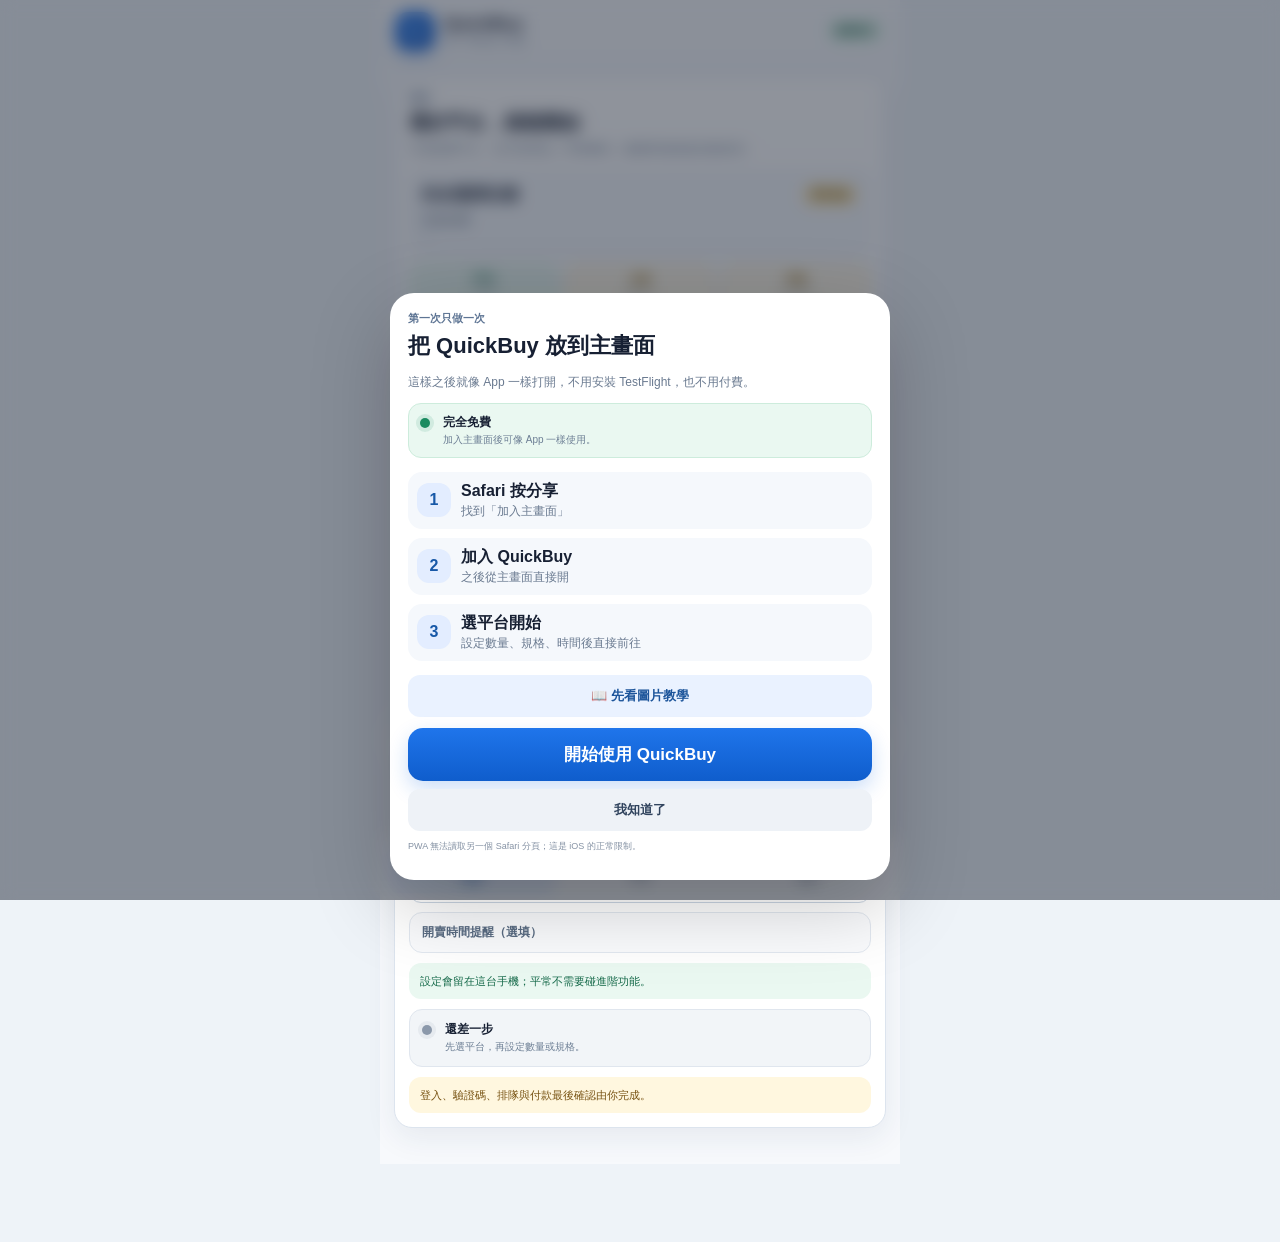
<file: docs/index.html>
<!DOCTYPE html>

<html lang="zh-Hant">
<head>
<meta charset="utf-8"/>
<meta content="width=device-width,initial-scale=1,viewport-fit=cover,user-scalable=no" name="viewport"/>
<title>QuickBuy</title>
<meta name="theme-color" content="#1769e0"/>
<meta name="apple-mobile-web-app-capable" content="yes"/>
<meta name="apple-mobile-web-app-status-bar-style" content="default"/>
<meta name="apple-mobile-web-app-title" content="QuickBuy"/>
<link rel="manifest" href="manifest.webmanifest"/>
<link rel="apple-touch-icon" href="icons/icon192.png"/>
<style>
:root{font-family:-apple-system,BlinkMacSystemFont,"SF Pro Text","PingFang TC","Noto Sans TC",sans-serif;color:#172033;background:#eef3f8;--blue:#1769e0;--blue2:#0b57c7;--line:#dce4ee;--muted:#6a7a90;--good:#19734f;--warn:#966000;--shadow:0 10px 30px rgba(27,51,84,.08)}*{box-sizing:border-box}html,body{margin:0;min-height:100%;background:#eef3f8}body{padding:0 0 calc(78px + env(safe-area-inset-bottom));min-width:300px}.app{max-width:520px;margin:0 auto;min-height:100vh;background:#f7f9fc}.topbar{position:sticky;top:0;z-index:30;display:flex;align-items:center;justify-content:space-between;padding:calc(12px + env(safe-area-inset-top)) 16px 10px;background:rgba(247,249,252,.94);backdrop-filter:blur(16px);border-bottom:1px solid rgba(220,228,238,.88)}.brand{display:flex;align-items:center;gap:10px}.logo{width:38px;height:38px;border-radius:12px;display:grid;place-items:center;background:linear-gradient(145deg,#2479ef,#0b57c7);color:white;font-size:20px;box-shadow:0 6px 16px rgba(23,105,224,.25)}.brand h1{font-size:17px;margin:0;line-height:1.05}.brand small{display:block;color:var(--muted);font-size:10px;margin-top:3px}.top-pill{font-size:10px;font-weight:800;color:#155d43;background:#e4f6ee;border-radius:999px;padding:6px 9px}.view{display:none;padding:14px 14px 24px}.view.active{display:block}.card{background:white;border:1px solid var(--line);border-radius:18px;padding:14px;box-shadow:var(--shadow);margin-bottom:12px}.hero{background:linear-gradient(180deg,#ffffff,#f5f9ff);border-color:#c7d9f4}.eyebrow{font-size:11px;color:#5e7594;font-weight:800;margin-bottom:5px}.title{font-size:19px;font-weight:850;margin:0 0 4px}.muted{color:var(--muted);font-size:12px;line-height:1.5}.current{margin-top:12px;padding:12px;border-radius:14px;background:#f4f7fb;border:1px solid #e1e7f0}.current-top{display:flex;justify-content:space-between;align-items:center;gap:8px}.current b{font-size:16px}.current-title{font-size:12px;color:#42536b;margin-top:5px;white-space:nowrap;overflow:hidden;text-overflow:ellipsis}.current-url{font-size:10px;color:#7b8ba0;margin-top:2px;white-space:nowrap;overflow:hidden;text-overflow:ellipsis}.pill{display:inline-flex;align-items:center;border-radius:999px;padding:5px 8px;font-size:10px;font-weight:800;background:#edf1f6;color:#607086}.pill.good{background:#e4f7ee;color:#176b4b}.primary{width:100%;border:0;border-radius:15px;background:linear-gradient(180deg,#1f75eb,#0f5dcc);color:white;font-size:17px;font-weight:850;padding:15px 16px;margin-top:10px;box-shadow:0 8px 20px rgba(23,105,224,.22)}button,.file{appearance:none;border:0;border-radius:12px;padding:12px;font-size:13px;font-weight:750;cursor:pointer}.ghost{background:#eef2f7;color:#31445e}.soft{background:#eaf2ff;color:#1d559b}.danger-soft{background:#fff0ea;color:#9b4a23}.row{display:flex;gap:8px;align-items:center;flex-wrap:wrap}.row>*{flex:1}.section-head{display:flex;align-items:center;justify-content:space-between;gap:10px;margin:4px 1px 9px}.section-head h2{font-size:15px;margin:0}.section-head span{font-size:10px;color:var(--muted)}label{display:block;font-size:11px;font-weight:750;color:#596b82;margin:9px 0 5px}input,select{width:100%;border:1px solid #cbd6e3;border-radius:12px;background:white;padding:12px;font-size:15px;color:#172033;outline:none}input:focus,select:focus{border-color:#83aee8;box-shadow:0 0 0 3px rgba(40,116,220,.10)}.qty{display:grid;grid-template-columns:52px 1fr 52px;gap:8px;align-items:center}.qty button{height:50px;font-size:25px;padding:0;background:#eaf2ff;color:#165db7}.qty input{text-align:center;font-size:22px;font-weight:850;height:50px}.optional{margin-top:9px;border:1px solid #e2e8f0;border-radius:13px;background:#fafbfd;overflow:hidden}.optional summary{padding:11px 12px;font-size:12px;font-weight:800;color:#596b82;cursor:pointer;list-style:none}.optional summary::-webkit-details-marker{display:none}.optional-body{padding:0 11px 11px}.countdown{margin-top:9px;padding:10px 12px;border-radius:12px;background:#f2f5f8;color:#53657a;font-size:12px;display:flex;justify-content:space-between;gap:8px}.countdown b{color:#172033;font-variant-numeric:tabular-nums}.notice{margin-top:10px;padding:10px 11px;border-radius:12px;background:#fff7df;color:#775212;font-size:11px;line-height:1.5}.success-note{background:#eaf8f1;color:#176b4b}.big-secondary{width:100%;margin-top:8px;background:#eef4ff;color:#1b559e;font-size:14px}.recent-card{display:flex;gap:8px;margin-top:9px}.recent-card button:first-child{flex:1}.platform-search{margin-bottom:10px}.platform-group{border:1px solid var(--line);border-radius:15px;background:white;margin:9px 0;overflow:hidden}.platform-group summary{display:flex;justify-content:space-between;align-items:center;padding:12px 13px;font-size:13px;font-weight:850;cursor:pointer}.platforms{display:grid;grid-template-columns:repeat(2,minmax(0,1fr));gap:8px;padding:0 10px 10px}.platforms button{min-width:0;background:#eef4ff;color:#21569f;border:1px solid #d5e2f7;padding:12px 8px}.platforms button.recent{background:#dfeaff;border-color:#8fb0e6}.platforms b,.platforms small{display:block}.platforms small{font-size:9px;color:#7085a1;margin-top:2px}.platform-empty{grid-column:1/-1;padding:12px;border:1px dashed #ccd7e4;border-radius:10px;color:#738398;font-size:11px;text-align:center}.status{margin-top:9px;padding:10px;border-radius:12px;background:#f1f5f9;color:#52657b;font-size:11px;line-height:1.5}.shortcut-actions{display:flex;gap:8px}.shortcut-actions>*{flex:1}.shortcut-list{display:grid;gap:8px;margin-top:9px}.shortcut-card{display:grid;grid-template-columns:minmax(0,1fr) 38px 38px 38px;gap:6px}.shortcut-open{min-width:0;text-align:left;background:#eef4ff;color:#21569f}.shortcut-open b,.shortcut-open small{display:block;white-space:nowrap;overflow:hidden;text-overflow:ellipsis}.shortcut-meta{display:flex;gap:5px;align-items:center;margin-top:3px}.shortcut-cat{padding:2px 5px;border-radius:999px;background:#d9e8ff;font-size:9px}.shortcut-url{font-size:9px;color:#71839b;overflow:hidden;text-overflow:ellipsis;white-space:nowrap}.shortcut-tool{padding:7px;background:#edf1f5;color:#607086}.shortcut-tool.pinned{background:#fff5d5;color:#916a00}.shortcut-empty{padding:12px;border:1px dashed #cbd6e3;border-radius:12px;text-align:center;color:#71839b;font-size:11px}.shortcut-form{display:grid;gap:8px;margin-top:9px;padding:10px;background:#f6f8fb;border:1px solid #e0e6ef;border-radius:13px}.filters{display:flex;gap:6px;overflow:auto;padding-bottom:2px}.filters button{white-space:nowrap;padding:7px 9px;background:#eef2f6;color:#617087}.filters button.active{background:#dfeaff;color:#21579d}.file{display:inline-flex;align-items:center;justify-content:center;background:#eef2f7;color:#31445e}.file input{display:none}.grid{display:grid;grid-template-columns:1fr 1fr;gap:8px}.item{padding:10px;border-radius:12px;background:#f5f7fa}.item span{display:block;font-size:9px;color:#7b899d}.item b{display:block;font-size:12px;margin-top:3px;word-break:break-all}.healthbox{display:grid;gap:7px;margin-top:9px}.healthrow{display:flex;align-items:center;gap:8px;padding:9px 10px;border:1px solid #e0e6ef;border-radius:11px;background:#fafbfd;font-size:10px}.healthrow i{width:18px;height:18px;border-radius:50%;display:grid;place-items:center;background:#edf1f5;font-style:normal;font-weight:900}.healthrow.good i{background:#e4f7ee;color:#176b4b}.healthrow.warn i{background:#fff3dc;color:#8a5a00}.healthrow b{margin-left:auto;font-size:9px;color:#5a6c82}.advanced{border:1px solid #e0e6ef;border-radius:15px;background:white;margin:10px 0;overflow:hidden}.advanced summary{padding:12px 13px;font-size:12px;font-weight:850;cursor:pointer}.advanced-body{padding:0 12px 12px}.bottom-nav{position:fixed;left:50%;transform:translateX(-50%);bottom:0;z-index:40;width:min(520px,100%);display:grid;grid-template-columns:repeat(4,1fr);padding:7px 8px calc(7px + env(safe-area-inset-bottom));background:rgba(255,255,255,.95);border-top:1px solid #dce4ee;backdrop-filter:blur(18px)}.bottom-nav button{background:transparent;color:#718096;padding:7px 2px;font-size:10px;border-radius:10px}.bottom-nav button span{display:block;font-size:20px;line-height:1.05;margin-bottom:2px}.bottom-nav button.active{background:#eaf2ff;color:#155aa9}.onboarding{position:fixed;inset:0;z-index:100;background:rgba(21,31,46,.48);display:grid;place-items:end center;padding:20px 12px calc(20px + env(safe-area-inset-bottom));backdrop-filter:blur(8px)}.onboarding[hidden]{display:none}.sheet{width:min(500px,100%);background:white;border-radius:24px;padding:18px;box-shadow:0 24px 80px rgba(0,0,0,.22)}.sheet h2{font-size:22px;margin:3px 0 6px}.three-steps{display:grid;gap:9px;margin:14px 0}.step{display:grid;grid-template-columns:34px 1fr;gap:10px;align-items:center;padding:9px;border-radius:14px;background:#f5f8fc}.step i{width:34px;height:34px;border-radius:12px;display:grid;place-items:center;background:#e3edff;color:#1758a7;font-style:normal;font-weight:900}.sheet .primary{margin-top:3px}.tiny{font-size:9px;color:#8592a4;line-height:1.45}.journey{margin-top:10px;display:grid;grid-template-columns:14px minmax(0,1fr);gap:9px;align-items:start;padding:11px 12px;border-radius:13px;background:#f2f5f8;border:1px solid #e0e6ee}.journey .state-dot{width:10px;height:10px;border-radius:50%;margin-top:4px;background:#8b98aa;box-shadow:0 0 0 4px rgba(139,152,170,.12)}.journey b{display:block;font-size:12px}.journey small{display:block;margin-top:2px;color:#6c7e94;font-size:10px;line-height:1.45}.journey.ready{background:#eaf8f1;border-color:#cdecdc}.journey.ready .state-dot{background:#1b8b60;box-shadow:0 0 0 4px rgba(27,139,96,.12)}.journey.wait{background:#fff8e8;border-color:#f1dfb4}.journey.wait .state-dot{background:#d28a00;box-shadow:0 0 0 4px rgba(210,138,0,.12)}.journey.now{background:#fff0e8;border-color:#f4d0be}.journey.now .state-dot{background:#d65c25;box-shadow:0 0 0 4px rgba(214,92,37,.12)}.mobile-toast{position:fixed;left:50%;bottom:calc(82px + env(safe-area-inset-bottom));transform:translate(-50%,18px);width:min(470px,calc(100% - 28px));padding:11px 13px;border-radius:13px;background:#172033;color:white;font-size:11px;line-height:1.45;box-shadow:0 14px 35px rgba(20,31,47,.24);z-index:80;opacity:0;pointer-events:none;transition:opacity .18s ease,transform .18s ease}.mobile-toast.show{opacity:1;transform:translate(-50%,0)}.mobile-toast.good{background:#176b4b}.mobile-toast.warn{background:#7a5418}.mobile-toast.error{background:#9b3e2f}.current.auto-follow{border-color:#b8d7c7;background:#f2fbf6}.primary.ready-action{background:linear-gradient(180deg,#199067,#147651);box-shadow:0 8px 20px rgba(25,144,103,.2)}.wait-summary{display:flex;align-items:center;justify-content:space-between;gap:10px;margin-top:9px;padding:10px 11px;border-radius:13px;background:#fff8e8;border:1px solid #efdeb6}.wait-summary[hidden]{display:none}.wait-summary div{min-width:0}.wait-summary small{display:block;font-size:9px;font-weight:800;color:#8a5b00}.wait-summary b{display:block;margin-top:2px;font-size:18px;font-variant-numeric:tabular-nums;color:#5d430e}.wait-summary button{flex:0 0 auto;padding:9px 12px}.onboarding-access{display:grid;grid-template-columns:14px minmax(0,1fr);gap:9px;align-items:start;margin:12px 0 2px;padding:10px 11px;border-radius:13px;background:#f2f5f8;border:1px solid #e0e6ee}.onboarding-access .state-dot{width:10px;height:10px;border-radius:50%;margin-top:4px;background:#8b98aa;box-shadow:0 0 0 4px rgba(139,152,170,.12)}.onboarding-access b{display:block;font-size:12px}.onboarding-access small{display:block;margin-top:2px;color:#6c7e94;font-size:10px;line-height:1.4}.onboarding-access.good{background:#eaf8f1;border-color:#cdecdc}.onboarding-access.good .state-dot{background:#1b8b60;box-shadow:0 0 0 4px rgba(27,139,96,.12)}.onboarding-access.warn{background:#fff8e8;border-color:#efdeb6}.onboarding-access.warn .state-dot{background:#d28a00;box-shadow:0 0 0 4px rgba(210,138,0,.12)}[hidden]{display:none!important}.hidden{display:none!important}@media(max-width:350px){.view{padding-left:10px;padding-right:10px}.platforms{grid-template-columns:1fr}.topbar{padding-left:11px;padding-right:11px}}

.next-action{margin-top:10px;padding:13px;border:1px solid #d8e3f0;border-radius:15px;background:linear-gradient(180deg,#f8fbff,#f2f7fd)}.next-action .next-label{font-size:10px;font-weight:850;color:#6580a3;margin-bottom:4px}.next-action .next-title{font-size:16px;font-weight:900;color:#182238}.next-action .next-detail{font-size:10px;color:#6b7c92;line-height:1.45;margin-top:3px}.next-action button{margin-top:9px}.permission-help{margin-top:9px;border:1px solid #f0d8a1;background:#fffaf0;border-radius:13px;overflow:hidden}.permission-help[hidden]{display:none}.permission-help summary{padding:10px 11px;font-size:11px;font-weight:850;color:#7a5816;cursor:pointer;list-style:none}.permission-help summary::-webkit-details-marker{display:none}.permission-help .optional-body{font-size:10px;color:#6d5930;line-height:1.55}.permission-help ol{padding-left:18px;margin:6px 0 10px}.readiness-strip{display:grid;grid-template-columns:repeat(3,1fr);gap:6px;margin-top:9px}.ready-chip{padding:8px 6px;border-radius:11px;background:#f1f4f8;border:1px solid #e1e7ef;text-align:center}.ready-chip b{display:block;font-size:10px}.ready-chip small{display:block;font-size:8px;color:#7d8b9d;margin-top:2px}.ready-chip.good{background:#eaf8f1;border-color:#cfe9dc}.ready-chip.good b{color:#176b4b}.ready-chip.warn{background:#fff8e8;border-color:#efdeb6}.ready-chip.warn b{color:#8a5b00}.subtle-action{width:100%;margin-top:8px;background:#f2f5f8;color:#5b6d83;font-size:12px}.auto-follow-note{margin-top:7px;font-size:9px;color:#74859a;text-align:center}.mobile-primary{min-height:52px}.current.permission-missing{background:#fffaf0;border-color:#ecd8aa}.current.permission-missing #mobileReadyPill{background:#fff0cc!important;color:#825b00!important}@media(max-width:380px){.readiness-strip{grid-template-columns:1fr}.ready-chip{display:flex;justify-content:space-between;align-items:center;text-align:left}.ready-chip small{margin-top:0}}

/* QuickBuy 1.0 mobile simplification */
.bottom-nav{grid-template-columns:repeat(3,1fr)}
.permission-help .row button{min-height:46px}
[data-mobile-view="more"]>.advanced{margin-top:0}
[data-mobile-view="more"]>.card{box-shadow:none}
.mobile-primary{min-height:54px}
@media (max-width:380px){.platforms{grid-template-columns:1fr}.top-pill{display:none}}

.quick-tools{display:grid;grid-template-columns:repeat(2,minmax(0,1fr));gap:8px;margin-top:10px}
.quick-tools button{min-height:44px}
.target-history-head{display:flex;justify-content:space-between;align-items:center;margin-top:10px;color:#71839b;font-size:11px}.target-history-clear{border:0;background:transparent;color:#2c62a3;padding:4px 2px;font-size:11px;font-weight:800}.target-history{display:grid;gap:7px;margin-top:6px}
.target-history-row{display:grid;grid-template-columns:minmax(0,1fr) 42px;gap:7px}
.target-history-open{border:1px solid var(--line,#dce4ee);background:#fff;border-radius:12px;padding:10px;text-align:left;min-width:0}
.target-history-open b{display:block;font-size:12px;white-space:nowrap;overflow:hidden;text-overflow:ellipsis}
.target-history-open small{display:block;font-size:10px;color:#71839b;white-space:nowrap;overflow:hidden;text-overflow:ellipsis;margin-top:2px}
.target-history-del{border:0;border-radius:12px;background:#fff0ea;color:#9b3e2f;font-weight:900;font-size:18px}
.target-history-empty{font-size:11px;color:#71839b;padding:9px 2px}
.url-tools{display:grid;grid-template-columns:1fr 1fr;gap:8px;margin-top:8px}
</style>
</head>
<body>
<div class="app">
<header class="topbar"><div class="brand"><div class="logo">Q</div><div><h1>QuickBuy</h1><small>1.0 · iPhone / iPad</small></div></div><span class="top-pill">極簡模式</span></header>
<main>
<section class="view active" data-mobile-view="home">
<div class="card hero">
<div class="eyebrow">現在</div><h2 class="title">選好平台，就能開始</h2>
<p class="muted" style="margin:0">可直接選平台，也可貼商品／售票網址；數量與規格會自動保存。</p>
<div class="current">
<div class="current-top"><b id="mobileCurrentPlatform">尚未選擇平台</b><span class="pill" id="mobileReadyPill">待準備</span></div>
<div class="current-title" id="mobileCurrentTitle">目前目標</div><div class="current-url" id="mobileCurrentUrl">—</div>
</div>
<div aria-label="手機準備狀態" class="readiness-strip" id="mobileReadinessStrip">
<div class="ready-chip" id="mobileAccessChip"><b>QuickBuy</b><small>已就緒</small></div>
<div class="ready-chip" id="mobilePageChip"><b>頁面</b><small>等待中</small></div>
<div class="ready-chip" id="mobilePrepChip"><b>準備</b><small>尚未完成</small></div>
</div>
<div class="quick-tools" id="mobileQuickTools">
<button class="soft" id="mobileSwapTargetBtn" type="button">✎ 換網址</button>
<button class="ghost" id="mobileClearTargetBtn" type="button">× 清空目標</button>
<button class="soft" id="mobileReopenTargetBtn" type="button">↗ 重新開啟目標</button>
<button class="ghost" id="mobileRefreshAppBtn" type="button">↻ 重新整理 QuickBuy</button>
</div>
<div class="target-history-head" hidden="" id="mobileRecentTargetsHead"><span>最近目標</span><button class="target-history-clear" id="mobileClearRecentTargetsBtn" type="button">清除最近</button></div><div class="target-history" id="mobileRecentTargets"></div>
<details class="permission-help" id="mobilePermissionHelp"><summary>iPhone 最簡單用法</summary><div class="optional-body"><ol><li>Safari 開啟 QuickBuy 後，按分享。</li><li>選「加入主畫面」。</li><li>之後直接從主畫面打開 QuickBuy，設定好再按前往平台。</li></ol><p class="tiny" style="margin:8px 0 0">免費 PWA 無法讀取或控制另一個 Safari 分頁；登入、驗證碼、排隊、付款與最後送出仍由你操作。</p></div></details>
<div class="next-action" id="mobileNextAction">
<div class="next-label">現在建議</div><div class="next-title" id="mobileNextActionTitle">正在檢查 Safari…</div><div class="next-detail" id="mobileNextActionDetail">QuickBuy 會自動判斷下一步。</div>
<button class="primary mobile-primary" id="mobileNextActionBtn">請稍候</button>
</div>
<div class="wait-summary" hidden="" id="mobileWaitSummary"><div><small id="mobileWaitLabel">等待開賣</small><b id="mobileWaitClock">00:00:00</b></div><button class="soft" id="mobileWaitReturnBtn">回 Safari</button></div>
<button class="subtle-action" hidden="" id="mobileUseCurrentBtn">使用目前目標</button>
<div class="recent-card"><button class="soft" id="mobileOpenRecentBtn">最近用的平台</button><button class="ghost" id="mobileChoosePlatformBtn">選平台</button></div><a href="tutorial.html" style="display:block;text-align:center;text-decoration:none;border-radius:12px;padding:12px;font-size:13px;font-weight:750;background:#eaf2ff;color:#1d559b;margin-top:8px">📖 第一次使用？看圖片教學</a>
</div>
<div class="card">
<div class="section-head"><h2>數量與規格</h2><span>自動儲存</span></div>
<div class="qty"><button aria-label="數量減一" id="mobileQtyMinus">−</button><input aria-label="數量" id="mobileQty" inputmode="numeric" max="10" min="1" type="number" value="1"/><button aria-label="數量加一" id="mobileQtyPlus">＋</button></div>
<label id="mobileKeywordLabel">規格 / 票區（選填）</label><input id="mobileKeyword" maxlength="80" placeholder="例如：A區、2XL、一般票"/>
<details class="optional"><summary>開賣時間提醒（選填）</summary><div class="optional-body"><input id="mobileTargetAt" type="datetime-local"/><div class="countdown" id="mobileCountdown"><span>倒數</span><b>未設定</b></div></div></details>
<button aria-hidden="true" class="hidden" id="mobileSavePrepBtn">儲存</button>
<div class="notice success-note" id="mobileHomeStatus">設定會留在這台手機；平常不需要碰進階功能。</div>
<div class="journey" id="mobileJourneyState"><span class="state-dot"></span><div><b id="mobileJourneyTitle">還差一步</b><small id="mobileJourneyDetail">先在 Safari 打開售票或商品頁。</small></div></div>
<div class="notice">登入、驗證碼、排隊與付款最後確認由你完成。</div></div>

</section>
<section class="view" data-mobile-view="platforms">
<div class="section-head"><h2>選一個平台</h2><span>點一下直接前往</span></div>
<div class="card">
<div class="recent-card" hidden="" id="recentPlatformRow"><button class="soft" id="recentPlatformBtn"><span>最近：</span><b id="recentPlatformName">—</b></button><button class="ghost" id="clearRecentPlatformBtn" style="flex:0 0 44px">×</button></div>
<input class="platform-search" id="platformSearch" maxlength="60" placeholder="搜尋：蝦皮、拓元、momo…" type="search"/>
<div id="platformQuickPick">
<details class="platform-group" open=""><summary><span>🎫 售票平台</span><small id="ticketPlatformCount">0</small></summary><div class="platforms" id="ticketPlatformQuickPick"></div></details>
<details class="platform-group" open=""><summary><span>🛒 購物平台</span><small id="shoppingPlatformCount">0</small></summary><div class="platforms" id="shoppingPlatformQuickPick"></div></details>
</div>
<details class="optional" open=""><summary>貼網址自動辨識</summary><div class="optional-body"><input id="platformUrl" inputmode="url" autocomplete="off" autocapitalize="off" spellcheck="false" placeholder="貼蝦皮、售票或商城連結"/><div class="url-tools"><button class="soft" id="pastePlatformUrlBtn" type="button">貼上並辨識</button><button class="ghost" id="clearPlatformUrlBtn" type="button">清除網址</button></div><button class="ghost" id="detectPlatformBtn" style="width:100%;margin-top:8px" type="button">辨識並套用</button><div class="status" id="platformStatus">可直接貼整段分享文字，QuickBuy 會自動抓出網址並辨識平台。</div><button class="primary" hidden="" id="platformOpenTargetBtn" style="margin-top:8px" type="button">前往目標網站</button></div></details>
</div>
</section>
<section class="view" data-mobile-view="more"><div class="section-head"><h2>更多</h2><span>收藏、備份與救援</span></div><div class="card"><div class="section-head"><h2>分享與安裝</h2><span>完全免費</span></div><div class="row"><button class="soft" id="shareQuickBuyBtn">分享 QuickBuy</button><button class="ghost" id="showInstallGuideBtn">加入主畫面</button></div><a href="tutorial.html" style="display:block;text-align:center;text-decoration:none;border-radius:12px;padding:12px;font-size:13px;font-weight:750;background:#eaf2ff;color:#1d559b;margin-top:8px">📖 看完整圖片教學</a><p class="tiny" style="margin:8px 0 0">分享的是 QuickBuy 入口，不會包含你的數量、規格、收藏或同步密語。</p></div><div class="card"><div class="section-head"><h2>我的網站</h2><span>選用</span></div>
<div class="shortcut-actions"><button class="soft" id="saveCurrentShortcutBtn">貼上網址新增</button><button class="ghost" id="addShortcutBtn">手動新增</button></div>
<div class="shortcut-form" hidden="" id="shortcutForm"><input id="shortcutName" maxlength="40" placeholder="名稱"/><input id="shortcutUrl" inputmode="url" placeholder="https://..."/><select id="shortcutCategory"><option value="">自動辨識</option><option value="ticket">售票</option><option value="shop">商城</option><option value="event">活動</option><option value="other">其他</option></select><div class="row"><button class="soft" id="shortcutSaveBtn">儲存</button><button class="ghost" id="shortcutCancelBtn">取消</button></div></div>
<input id="shortcutSearch" maxlength="80" placeholder="搜尋收藏" style="margin-top:9px" type="search"/>
<div class="filters" id="shortcutFilters" style="margin-top:8px"><button class="active" data-shortcut-filter="all">全部</button><button data-shortcut-filter="ticket">售票</button><button data-shortcut-filter="shop">商城</button><button data-shortcut-filter="event">活動</button><button data-shortcut-filter="other">其他</button></div>
<div class="shortcut-list" id="shortcutList"></div>
<details class="advanced"><summary>分享 / 匯入收藏</summary><div class="advanced-body"><div class="shortcut-actions"><button class="ghost" id="familyExportBtn">家人分享包</button><button class="ghost" id="familyImportBtn">匯入分享包</button><input accept="application/json,.json" hidden="" id="familyImportFile" type="file"/></div><div class="shortcut-actions" style="margin-top:8px"><button class="ghost" id="shortcutExportBtn">匯出收藏</button><button class="ghost" id="shortcutImportBtn">匯入收藏</button><input accept="application/json,.json" hidden="" id="shortcutImportFile" type="file"/></div></div></details>
</div><details class="advanced"><summary>設定、同步與救援</summary><div class="advanced-body"><div class="card">
<div class="row"><button class="soft" id="safariHealthBtn">PWA 體檢</button><button class="ghost" id="mobileSelfRepairBtn">一鍵自救</button></div>
<div class="row" style="margin-top:8px"><button class="ghost" id="safariRecoveryCreateBtn">建立復原點</button><button class="ghost" disabled="" id="safariRecoveryRestoreBtn">回復最近狀態</button></div>
<button class="ghost" id="safariDiagnosticBtn" style="width:100%;margin-top:8px">建立診斷檔</button>
<div class="healthbox" hidden="" id="safariHealthBox"></div>
</div><details class="advanced"><summary>換手機 / 匯入匯出</summary><div class="advanced-body">
<div class="grid"><div class="item"><span>裝置</span><b id="deviceName">未命名</b></div><div class="item"><span>Device ID</span><b id="deviceId">—</b></div><div class="item"><span>Revision</span><b id="revision">0</b></div><div class="item"><span>衝突</span><b id="conflicts">0</b></div><div class="item"><span>最近同步</span><b id="lastSyncAction">尚未</b></div><div class="item"><span>活動紀錄</span><b id="journalCount">0</b></div></div>
<label>這台裝置名稱</label><input id="deviceNameInput" maxlength="80" placeholder="例如：我的 iPhone"/><button class="ghost" id="saveBtn" style="width:100%;margin-top:8px">儲存裝置名稱</button>
<label>同步密語（只有跨裝置時才需要）</label><input autocomplete="new-password" id="passphrase" minlength="10" placeholder="至少 10 字元" type="password"/>
<div class="row" style="margin-top:8px"><button class="soft" id="shareSyncBtn">分享加密接力檔</button><label class="file">匯入加密資料<input accept="application/json" id="importFile" type="file"/></label></div><button class="ghost" id="exportBtn" style="width:100%;margin-top:8px">下載加密備份</button>
<button class="ghost" disabled="" id="clearConflictsBtn" style="width:100%;margin-top:8px">清除衝突紀錄</button><div class="healthbox" id="syncActivity"></div>
</div></details><details class="advanced"><summary>進階雲端同步（選用）</summary><div class="advanced-body">
<p class="muted">一般使用者不用設定 Relay。只有你真的需要跨裝置雲端同步時再使用。</p>
<label>Relay Endpoint</label><input id="relayEndpoint" inputmode="url" placeholder="https://sync.example.com"/><label>Room ID</label><input autocomplete="off" id="relayRoom" placeholder="至少 16 字元"/><label>Relay Access Key</label><input autocomplete="new-password" id="relayKey" placeholder="至少 24 字元" type="password"/>
<div class="row" style="margin-top:8px"><button class="ghost" id="relayGenerateBtn">產生</button><button class="ghost" id="relaySaveBtn">儲存</button><button class="ghost" id="relayTestBtn">測試</button></div><div class="row" style="margin-top:8px"><button class="ghost" id="cloudPullBtn">Pull</button><button class="soft" id="cloudPushBtn">加密 Push</button></div>
</div></details><div class="status" id="status">QuickBuy 採本機優先；不設定同步也能使用。</div></div></details></section>

</main>
<nav class="bottom-nav"><button class="active" data-mobile-tab="home"><span>⌂</span>首頁</button><button data-mobile-tab="platforms"><span>▦</span>平台</button><button data-mobile-tab="more"><span>•••</span>更多</button></nav>
<div aria-live="polite" class="mobile-toast" id="mobileToast" role="status" hidden></div>
<div class="onboarding" hidden="" id="mobileOnboarding"><div class="sheet"><div class="eyebrow">第一次只做一次</div><h2>把 QuickBuy 放到主畫面</h2><p class="muted">這樣之後就像 App 一樣打開，不用安裝 TestFlight，也不用付費。</p><div class="onboarding-access good" id="mobileOnboardingAccess"><span class="state-dot"></span><div><b id="mobileOnboardingAccessTitle">完全免費</b><small id="mobileOnboardingAccessDetail">資料預設只留在你的裝置。</small></div></div><div class="three-steps"><div class="step"><i>1</i><div><b>Safari 按分享</b><div class="muted">找到「加入主畫面」</div></div></div><div class="step"><i>2</i><div><b>加入 QuickBuy</b><div class="muted">之後從主畫面直接開</div></div></div><div class="step"><i>3</i><div><b>選平台開始</b><div class="muted">設定數量、規格、時間後直接前往</div></div></div></div><a href="tutorial.html" style="display:block;text-align:center;text-decoration:none;border-radius:12px;padding:12px;font-size:13px;font-weight:750;background:#eaf2ff;color:#1d559b;margin-bottom:8px">📖 先看圖片教學</a><button class="primary" id="mobileOnboardingGrantBtn" style="width:100%;margin-bottom:8px">開始使用 QuickBuy</button><button class="ghost" id="mobileOnboardingDoneBtn" style="width:100%">我知道了</button><p class="tiny" id="mobileOnboardingHint">PWA 不會也不能繞過 Safari、網站登入、驗證碼、排隊或付款確認。</p></div></div>
<script src="pwa-adapter.js"></script><script src="platform-catalog.js"></script><script src="sync-core.js"></script><script src="sync-crypto.js"></script><script src="sync-provider.js"></script><script src="dashboard.js"></script><script src="pwa-boot.js"></script>
</body></html>
</file>
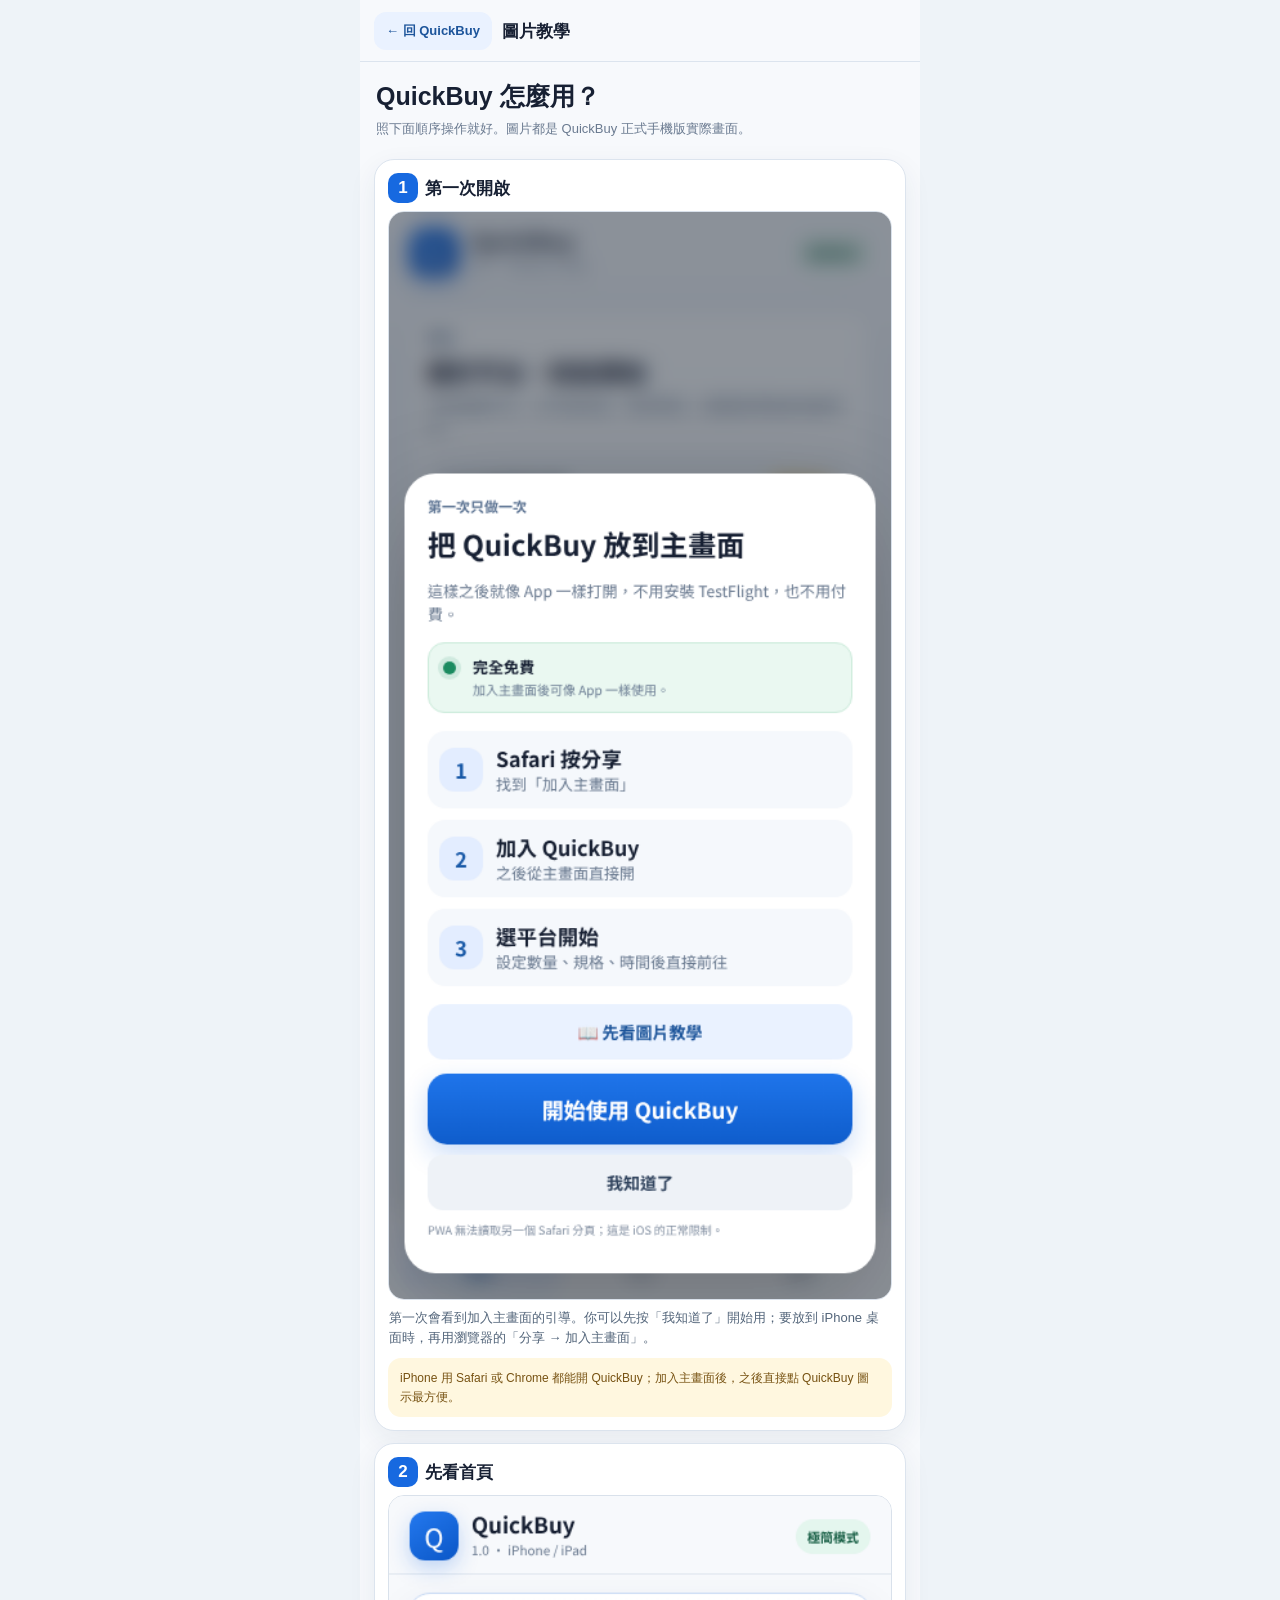
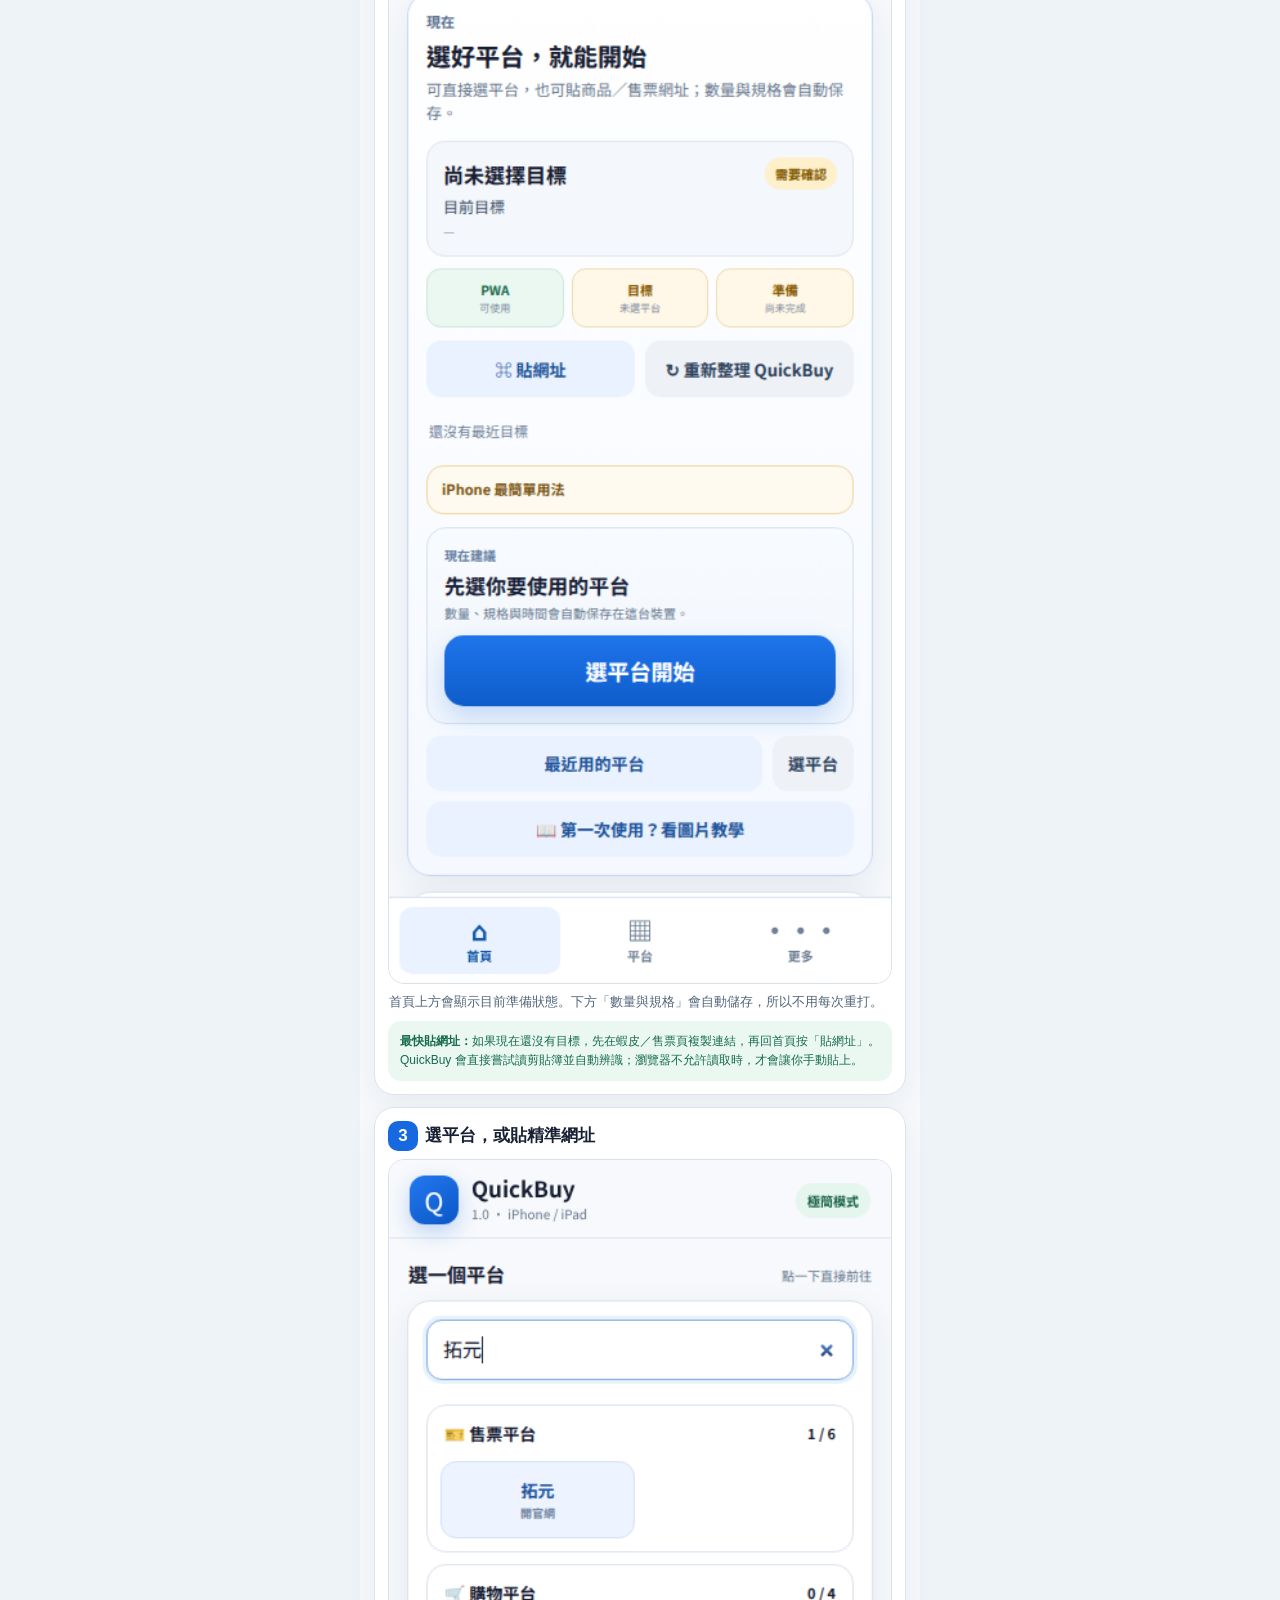
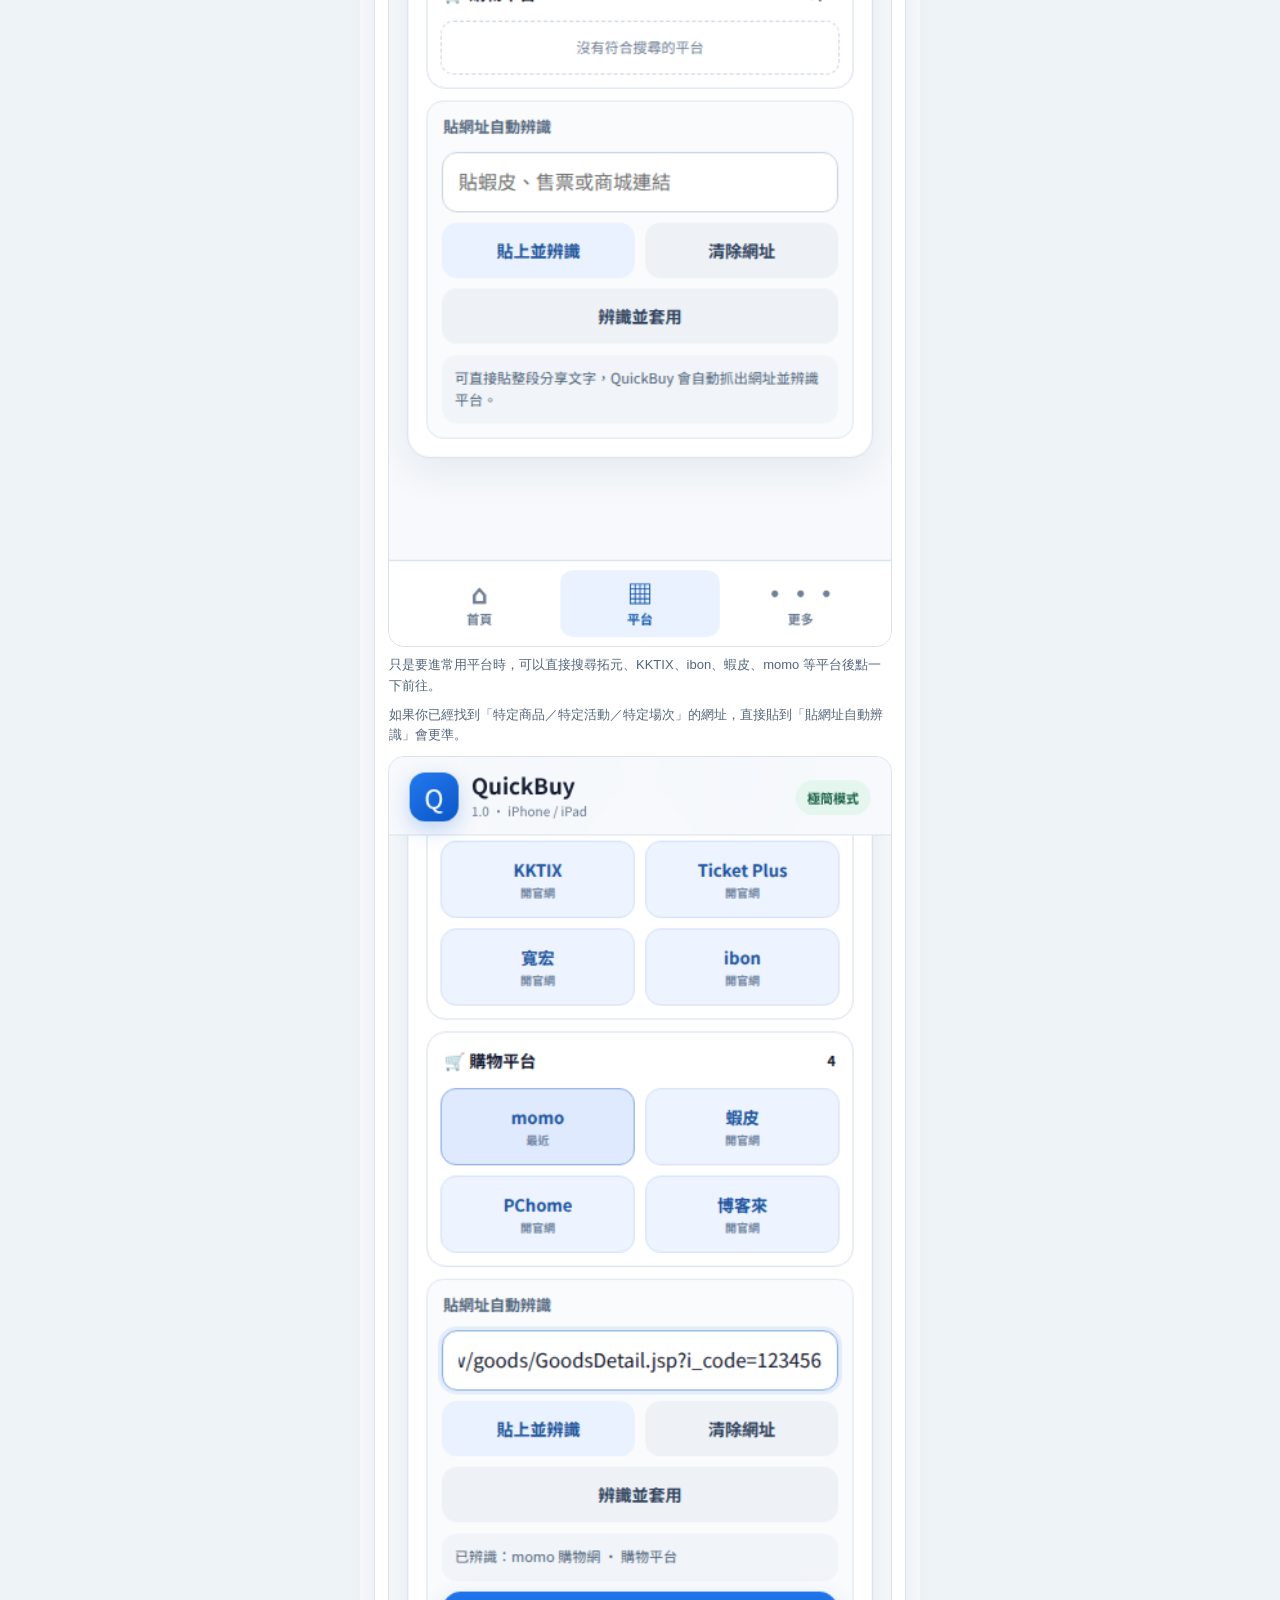
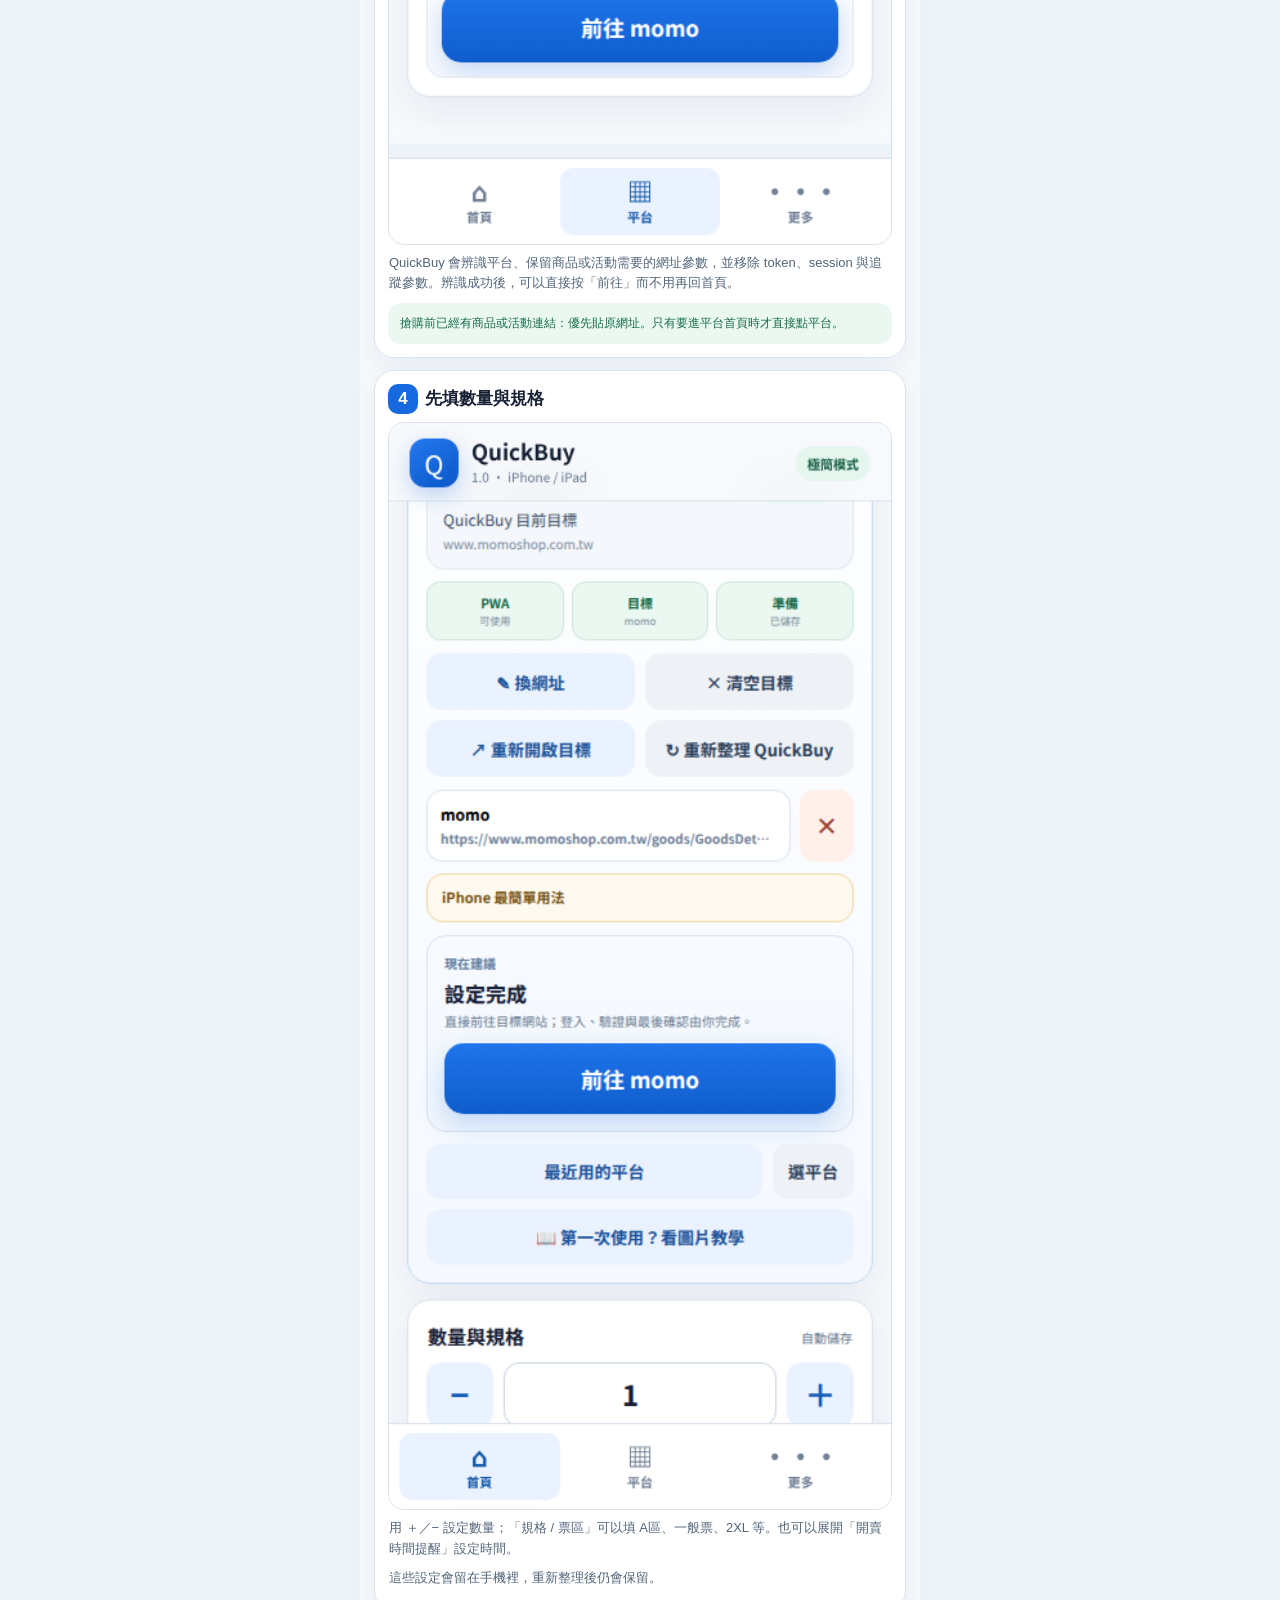
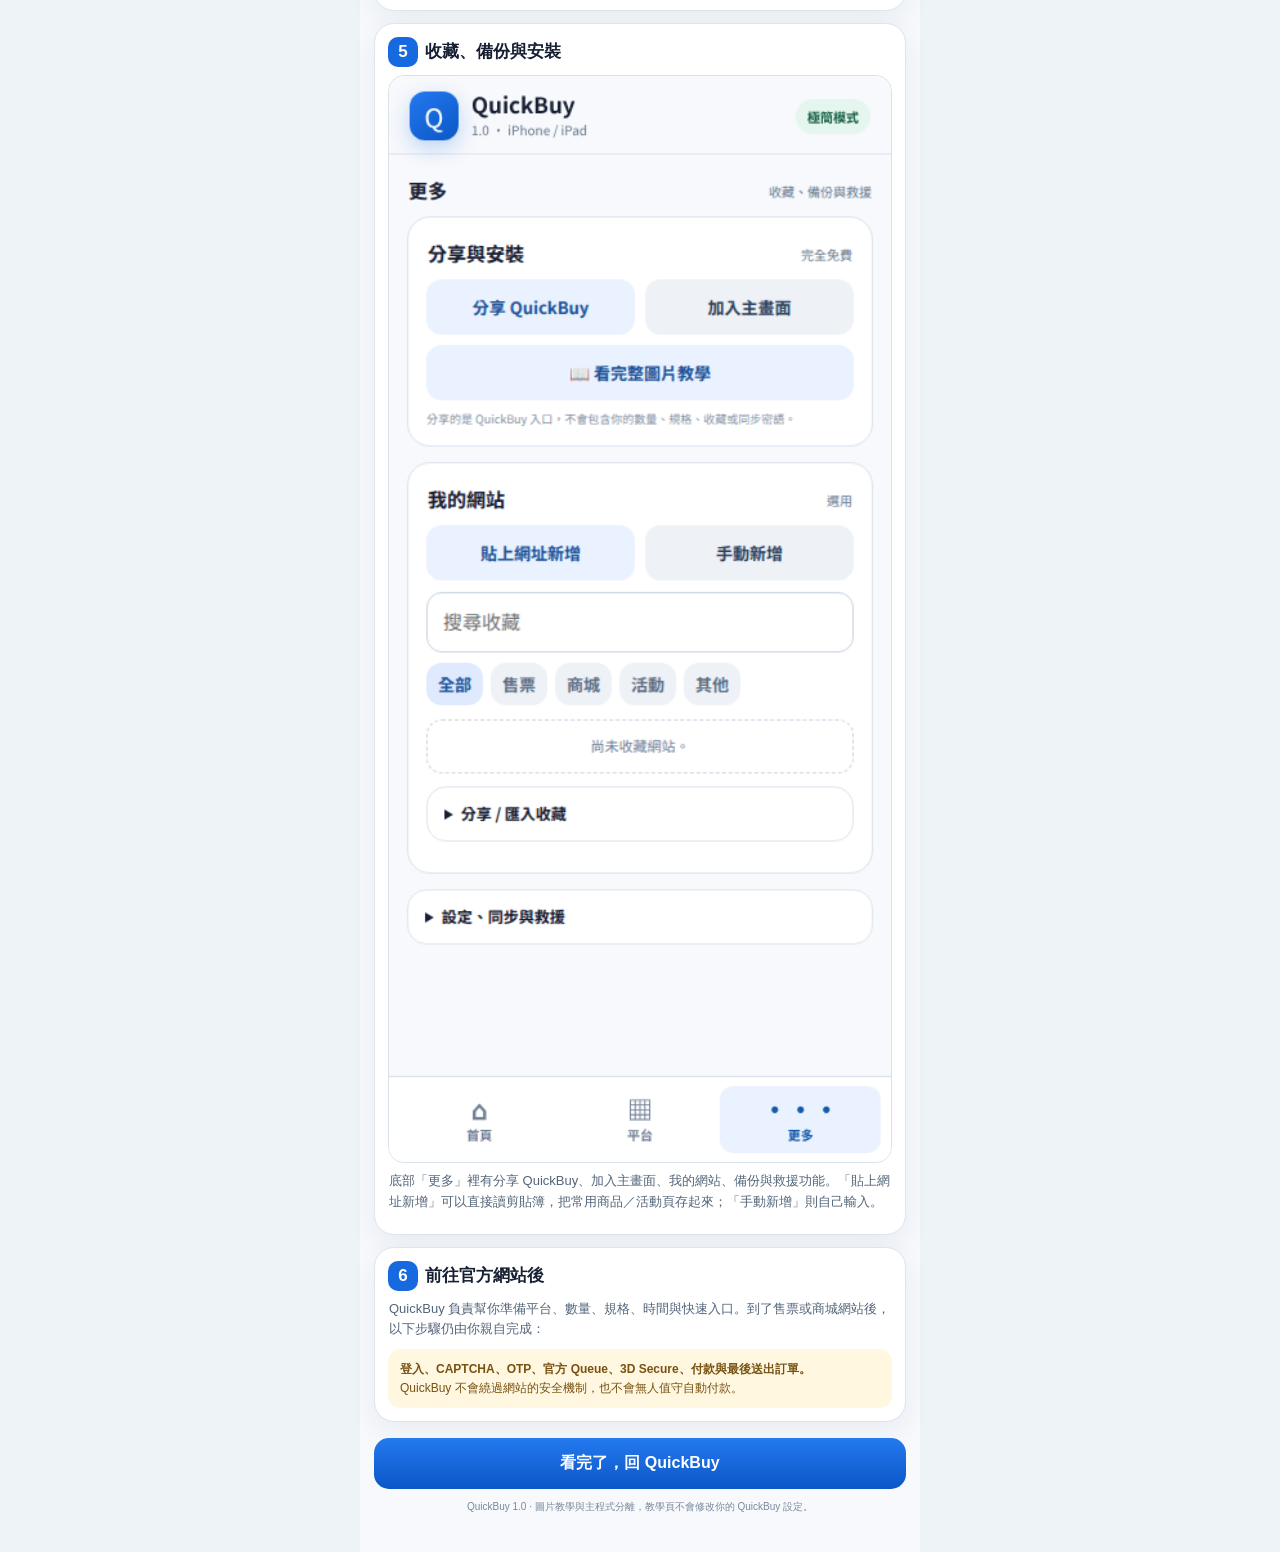
<file: docs/tutorial.html>
<!doctype html>
<html lang="zh-Hant">
<head>
<meta charset="utf-8">
<meta name="viewport" content="width=device-width,initial-scale=1,viewport-fit=cover">
<meta name="theme-color" content="#1769e0">
<title>QuickBuy 圖片教學</title>
<style>
:root{font-family:-apple-system,BlinkMacSystemFont,"SF Pro Text","PingFang TC","Noto Sans TC",sans-serif;color:#172033;background:#eef3f8;--blue:#1769e0;--line:#dce4ee;--muted:#6a7a90}
*{box-sizing:border-box}body{margin:0;background:#eef3f8}.wrap{max-width:560px;margin:0 auto;min-height:100vh;background:#f7f9fc;padding:0 14px calc(28px + env(safe-area-inset-bottom))}
.top{position:sticky;top:0;z-index:10;margin:0 -14px;padding:calc(12px + env(safe-area-inset-top)) 14px 11px;background:#f7f9fcf2;border-bottom:1px solid var(--line);backdrop-filter:blur(14px);display:flex;align-items:center;gap:10px}
.back{display:inline-flex;text-decoration:none;color:#1d559b;background:#eaf2ff;border-radius:12px;padding:10px 12px;font-weight:800;font-size:13px}.top b{font-size:17px}.hero{padding:18px 2px 8px}.hero h1{font-size:25px;margin:0 0 6px}.hero p{margin:0;color:var(--muted);font-size:13px;line-height:1.55}
.step{background:#fff;border:1px solid var(--line);border-radius:20px;padding:13px;margin:12px 0;box-shadow:0 9px 28px rgba(27,51,84,.07)}
.num{display:inline-grid;place-items:center;width:30px;height:30px;border-radius:10px;background:#1769e0;color:#fff;font-weight:900;margin-right:7px}.step h2{display:flex;align-items:center;font-size:17px;margin:0 0 8px}.step p{font-size:13px;color:#53657a;line-height:1.6;margin:8px 1px}
.shot{display:block;width:100%;height:auto;border-radius:16px;border:1px solid #d9e1eb;background:#eef3f8}
.tip{padding:11px 12px;border-radius:13px;background:#fff7df;color:#775212;font-size:12px;line-height:1.55;margin-top:9px}
.good{background:#eaf8f1;color:#176b4b}.cta{display:block;text-align:center;text-decoration:none;background:linear-gradient(#2479ef,#0b57c7);color:#fff;border-radius:15px;padding:15px;font-weight:900;font-size:16px;margin:16px 0 8px}.small{text-align:center;color:#7a899b;font-size:10px;line-height:1.5}
</style>
</head>
<body><main class="wrap">
<header class="top"><a class="back" href="./">← 回 QuickBuy</a><b>圖片教學</b></header>
<section class="hero"><h1>QuickBuy 怎麼用？</h1><p>照下面順序操作就好。圖片都是 QuickBuy 正式手機版實際畫面。</p></section>

<section class="step"><h2><span class="num">1</span>第一次開啟</h2>
<img class="shot" src="tutorial/01-first-open.png" alt="QuickBuy 第一次開啟畫面">
<p>第一次會看到加入主畫面的引導。你可以先按「我知道了」開始用；要放到 iPhone 桌面時，再用瀏覽器的「分享 → 加入主畫面」。</p>
<div class="tip">iPhone 用 Safari 或 Chrome 都能開 QuickBuy；加入主畫面後，之後直接點 QuickBuy 圖示最方便。</div></section>

<section class="step"><h2><span class="num">2</span>先看首頁</h2>
<img class="shot" src="tutorial/02-home.png" alt="QuickBuy 首頁">
<p>首頁上方會顯示目前準備狀態。下方「數量與規格」會自動儲存，所以不用每次重打。</p>
<div class="tip good"><b>最快貼網址：</b>如果現在還沒有目標，先在蝦皮／售票頁複製連結，再回首頁按「貼網址」。QuickBuy 會直接嘗試讀剪貼簿並自動辨識；瀏覽器不允許讀取時，才會讓你手動貼上。</div></section>

<section class="step"><h2><span class="num">3</span>選平台，或貼精準網址</h2>
<img class="shot" src="tutorial/03-platform.png" alt="QuickBuy 平台選擇畫面">
<p>只是要進常用平台時，可以直接搜尋拓元、KKTIX、ibon、蝦皮、momo 等平台後點一下前往。</p>
<p>如果你已經找到「特定商品／特定活動／特定場次」的網址，直接貼到「貼網址自動辨識」會更準。</p>
<img class="shot" src="tutorial/03-url.png" alt="QuickBuy 貼精準網址、自動辨識並直接前往" style="margin-top:10px">
<p>QuickBuy 會辨識平台、保留商品或活動需要的網址參數，並移除 token、session 與追蹤參數。辨識成功後，可以直接按「前往」而不用再回首頁。</p>
<div class="tip good">搶購前已經有商品或活動連結：優先貼原網址。只有要進平台首頁時才直接點平台。</div></section>

<section class="step"><h2><span class="num">4</span>先填數量與規格</h2>
<img class="shot" src="tutorial/04-prep.png" alt="QuickBuy 數量與規格設定">
<p>用 ＋／− 設定數量；「規格 / 票區」可以填 A區、一般票、2XL 等。也可以展開「開賣時間提醒」設定時間。</p>
<p>這些設定會留在手機裡，重新整理後仍會保留。</p></section>

<section class="step"><h2><span class="num">5</span>收藏、備份與安裝</h2>
<img class="shot" src="tutorial/05-more.png" alt="QuickBuy 更多功能畫面">
<p>底部「更多」裡有分享 QuickBuy、加入主畫面、我的網站、備份與救援功能。「貼上網址新增」可以直接讀剪貼簿，把常用商品／活動頁存起來；「手動新增」則自己輸入。</p></section>

<section class="step"><h2><span class="num">6</span>前往官方網站後</h2>
<p>QuickBuy 負責幫你準備平台、數量、規格、時間與快速入口。到了售票或商城網站後，以下步驟仍由你親自完成：</p>
<div class="tip"><b>登入、CAPTCHA、OTP、官方 Queue、3D Secure、付款與最後送出訂單。</b><br>QuickBuy 不會繞過網站的安全機制，也不會無人值守自動付款。</div></section>

<a class="cta" href="./">看完了，回 QuickBuy</a>
<p class="small">QuickBuy 1.0 · 圖片教學與主程式分離，教學頁不會修改你的 QuickBuy 設定。</p>
</main><!-- tutorial screenshots verified 2026-09-20: exact URL direct-open included -->
</body></html>
</file>
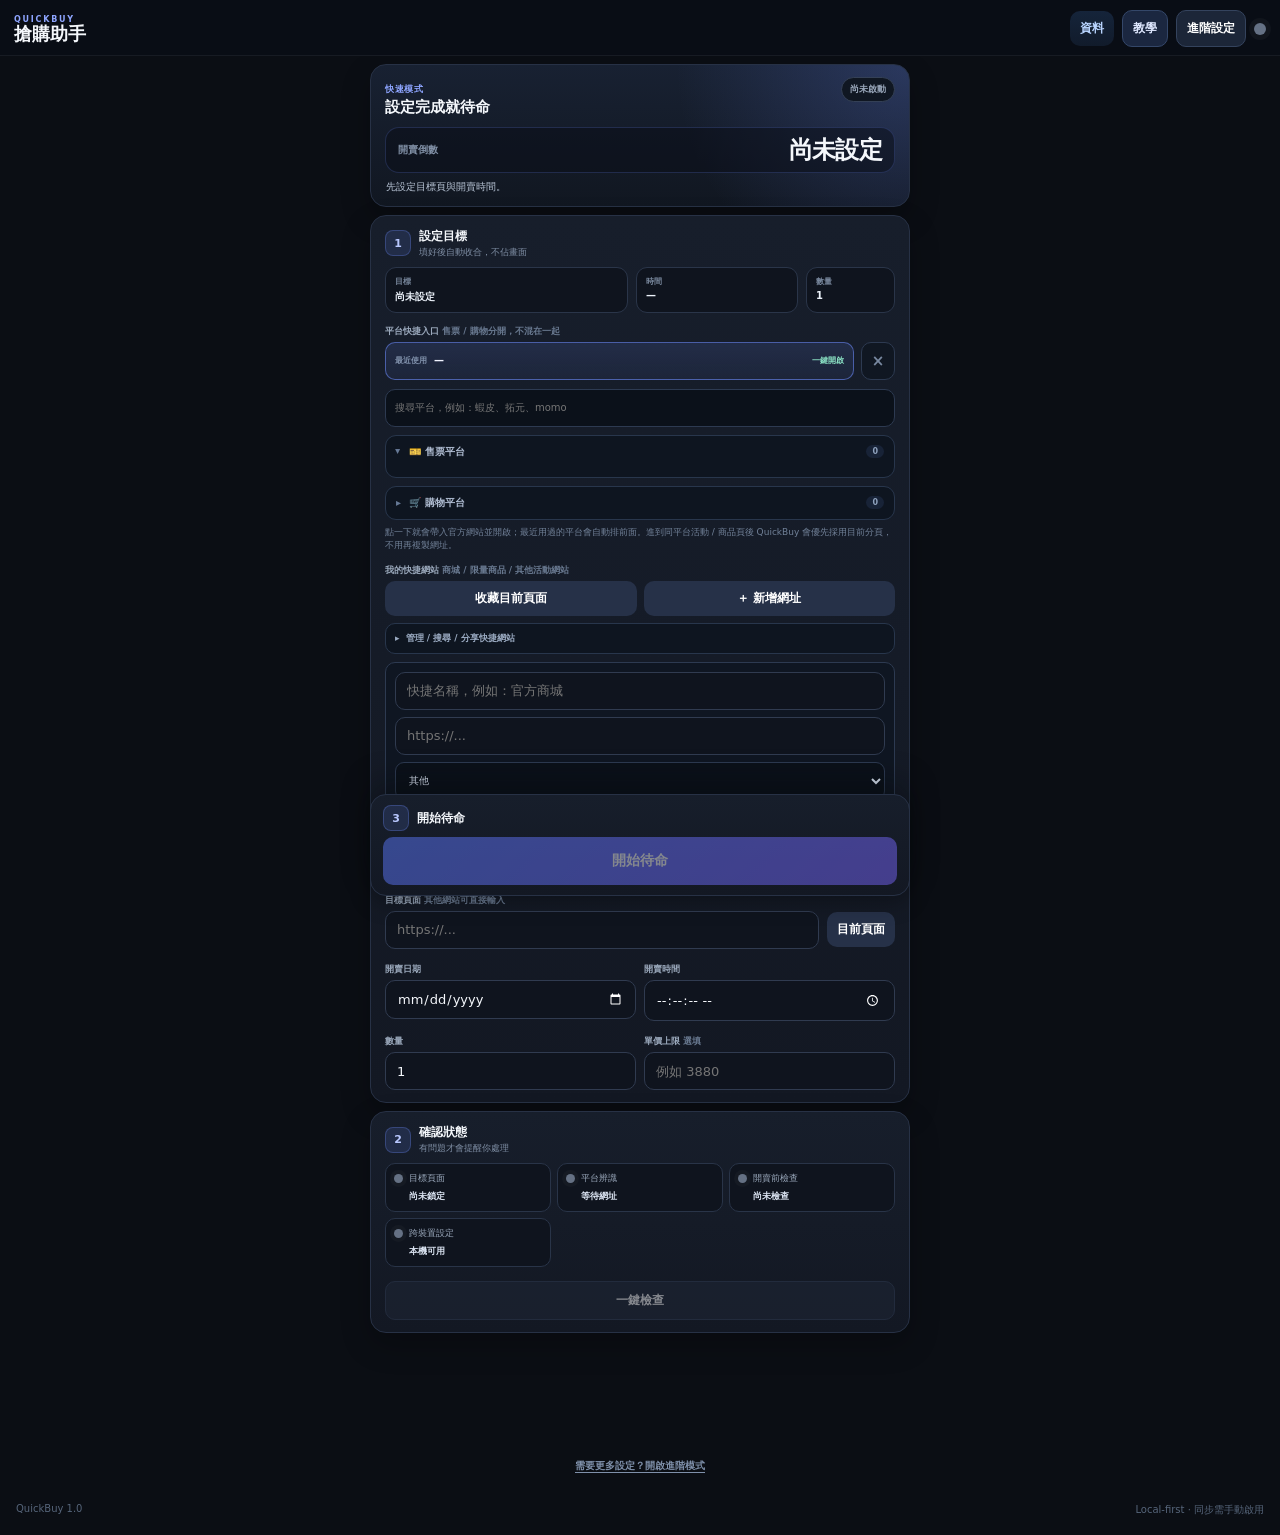
<file: windows/QuickBuy-Extension/sidepanel.html>
<!doctype html>
<html lang="zh-Hant">
<head>
  <meta charset="utf-8" />
  <meta name="viewport" content="width=device-width,initial-scale=1" />
  <title>QuickBuy 搶購助手</title>
  <link rel="stylesheet" href="sidepanel.css" />
</head>
<body class="simple-active">
  <header class="appbar">
    <div>
      <div class="eyebrow">QUICKBUY</div>
      <h1>搶購助手</h1>
    </div>
    <div class="appbar-actions">
      <button id="dataCenterBtn" class="mini data-toggle" title="資料、備份與診斷">資料</button>
      <button id="helpBtn" class="mini help-toggle" title="使用教學">教學</button>
      <button id="uiModeToggleBtn" class="mini ui-mode-toggle">進階設定</button>
      <button id="liveModeBtn" class="mini live-toggle">臨場模式</button>
      <div id="statusDot" class="status-dot idle" title="目前狀態"></div>
    </div>
  </header>

  <section id="liveModePanel" class="live-mode-panel" aria-hidden="true">
    <div class="live-topline">
      <span>QUICKBUY LIVE</span>
      <button id="exitLiveModeBtn" class="mini">返回設定</button>
    </div>
    <div id="liveStatusBadge" class="live-status-badge idle">尚未啟動</div>
    <div id="liveCountdown" class="live-countdown">--:--:--</div>
    <div id="liveStatusText" class="live-status-text">等待設定</div>
    <div class="live-grid">
      <div><span>戰備</span><b id="liveReadiness">—</b></div>
      <div><span>頁面</span><b id="livePhase">—</b></div>
      <div><span>順位</span><b id="livePriority">—</b></div>
      <div><span>校時</span><b id="liveClock">本機</b></div>
      <div><span>網路</span><b id="liveNetwork">未測</b></div>
    </div>
    <div class="live-actions">
      <button id="liveFocusBtn" class="ghost">切回目標頁</button>
      <button id="liveResumeBtn" class="success" disabled>我已處理驗證，繼續</button>
      <button id="liveStopBtn" class="danger-lite" disabled>停止</button>
    </div>
    <p class="live-footnote">QuickBuy 會協助準備與操作到最後確認前；付款、最終下單、CAPTCHA / OTP / 登入 / Queue 一律由你接手。</p>
  </section>

  <main id="simpleWorkspace" class="simple-workspace">
    <section class="simple-hero card">
      <div class="simple-brandline">
        <div>
          <span class="simple-kicker">快速模式</span>
          <h2>設定完成就待命</h2>
        </div>
        <span id="simpleStatePill" class="simple-state-pill idle">尚未啟動</span>
      </div>
      <div class="simple-countdown-wrap">
        <span>開賣倒數</span>
        <strong id="simpleCountdown">尚未設定</strong>
      </div>
      <p id="simpleStatusText" class="simple-status-copy">先設定目標頁與開賣時間。</p>
      <div id="simpleNotice" class="simple-notice" hidden role="status" aria-live="polite"></div>
    </section>

    <section id="simpleSetupCard" class="simple-step card">
      <div class="simple-step-head"><span>1</span><div><b>設定目標</b><small>填好後自動收合，不佔畫面</small></div><button id="simpleEditSetupBtn" class="mini simple-edit-btn" hidden>修改</button></div>
      <div id="simpleSetupSummary" class="simple-setup-summary" hidden>
        <div><span>目標</span><b id="simpleSummaryTarget">尚未設定</b></div>
        <div><span>時間</span><b id="simpleSummaryTime">—</b></div>
        <div><span>數量</span><b id="simpleSummaryQty">1</b></div>
      </div>
      <div id="simpleSetupFields">
      <label>平台快捷入口 <span class="optional">售票 / 購物分開，不混在一起</span></label>
      <div id="simpleRecentPlatformRow" class="simple-recent-platform" hidden>
        <button id="simpleRecentPlatformBtn" type="button" class="simple-recent-platform-main">
          <span>最近使用</span><b id="simpleRecentPlatformName">—</b><small>一鍵開啟</small>
        </button>
        <button id="simpleClearRecentPlatformBtn" type="button" class="simple-recent-platform-clear" title="清除最近使用" aria-label="清除最近使用">×</button>
      </div>
      <input id="simplePlatformSearch" class="simple-platform-search" type="search" maxlength="60" placeholder="搜尋平台，例如：蝦皮、拓元、momo" autocomplete="off" />
      <div id="simplePlatformQuickPick" class="simple-platform-launcher" aria-label="平台快捷選擇">
        <details class="simple-platform-group" open>
          <summary><span>🎫 售票平台</span><small id="simpleTicketPlatformCount">0</small></summary>
          <div id="simpleTicketPlatformQuickPick" class="simple-platform-quick-pick"></div>
        </details>
        <details class="simple-platform-group">
          <summary><span>🛒 購物平台</span><small id="simpleShoppingPlatformCount">0</small></summary>
          <div id="simpleShoppingPlatformQuickPick" class="simple-platform-quick-pick"></div>
          <p class="simple-quick-pick-note">購物平台目前提供快捷開啟、平台辨識與安全狀態模型；送出訂單、付款、CAPTCHA / OTP 仍由你確認。</p>
        </details>
      </div>
      <p class="simple-quick-pick-note">點一下就會帶入官方網站並開啟；最近用過的平台會自動排前面。進到同平台活動 / 商品頁後 QuickBuy 會優先採用目前分頁，不用再複製網址。</p>

      <label>我的快捷網站 <span class="optional">商城 / 限量商品 / 其他活動網站</span></label>
      <div class="simple-custom-shortcut-actions">
        <button id="simpleSaveCurrentShortcutBtn" type="button" class="mini">收藏目前頁面</button>
        <button id="simpleAddShortcutBtn" type="button" class="mini">＋ 新增網址</button>
      </div>
      <details id="simpleShortcutManager" class="simple-shortcut-manager">
        <summary>管理 / 搜尋 / 分享快捷網站</summary>
        <div class="simple-shortcut-manager-body">
          <input id="simpleShortcutSearch" type="search" maxlength="80" placeholder="搜尋名稱或網址" autocomplete="off" />
          <div id="simpleShortcutFilters" class="simple-shortcut-filters" aria-label="快捷網站分類">
            <button type="button" data-shortcut-filter="all" class="active">全部</button>
            <button type="button" data-shortcut-filter="ticket">售票</button>
            <button type="button" data-shortcut-filter="shop">商城</button>
            <button type="button" data-shortcut-filter="event">活動</button>
            <button type="button" data-shortcut-filter="other">其他</button>
          </div>
          <div class="simple-custom-shortcut-actions compact">
            <button id="simpleFamilyPackExportBtn" type="button" class="mini ghost">分享給家人 / 朋友</button>
            <button id="simpleFamilyPackImportBtn" type="button" class="mini ghost">匯入分享包</button>
            <button id="simpleShortcutExportBtn" type="button" class="mini ghost">只匯出快捷網站</button>
            <button id="simpleShortcutImportBtn" type="button" class="mini ghost">匯入快捷舊檔</button>
            <input id="simpleFamilyPackImportFile" type="file" accept="application/json,.json" hidden />
            <input id="simpleShortcutImportFile" type="file" accept="application/json,.json" hidden />
          </div>
        </div>
      </details>
      <div id="simpleCustomShortcutForm" class="simple-custom-shortcut-form" hidden>
        <input id="simpleCustomShortcutName" maxlength="40" placeholder="快捷名稱，例如：官方商城" />
        <input id="simpleCustomShortcutUrl" type="url" inputmode="url" placeholder="https://..." />
        <select id="simpleCustomShortcutCategory" aria-label="快捷網站分類">
          <option value="other">其他</option>
          <option value="ticket">售票</option>
          <option value="shop">商城</option>
          <option value="event">活動</option>
        </select>
        <div class="simple-custom-shortcut-form-actions">
          <button id="simpleCustomShortcutSaveBtn" type="button" class="mini">儲存</button>
          <button id="simpleCustomShortcutCancelBtn" type="button" class="mini ghost">取消</button>
        </div>
      </div>
      <div id="simpleCustomShortcutList" class="simple-custom-shortcut-list" aria-label="我的快捷網站"></div>
      <p class="simple-quick-pick-note">快捷網站會同步到其他裝置；為避免把登入資訊帶進同步，收藏時只保存網址的網域與路徑，不保存 query / hash / token。</p>

      <label>目標頁面 <span class="optional">其他網站可直接輸入</span></label>
      <div class="inline">
        <input id="simpleTargetUrl" type="url" placeholder="https://..." />
        <button id="simpleUseCurrentBtn" class="mini">目前頁面</button>
      </div>
      <div class="grid2 simple-grid">
        <div><label>開賣日期</label><input id="simpleSaleDate" type="date" /></div>
        <div><label>開賣時間</label><input id="simpleSaleTime" type="time" step="1" /></div>
      </div>
      <div class="grid2 simple-grid">
        <div><label>數量</label><input id="simpleQuantity" type="number" min="1" max="20" value="1" /></div>
        <div><label>單價上限 <span class="optional">選填</span></label><input id="simpleMaxPrice" type="number" min="0" step="1" placeholder="例如 3880" /></div>
      </div>
      </div>
    </section>

    <section class="simple-step card">
      <div class="simple-step-head"><span>2</span><div><b>確認狀態</b><small>有問題才會提醒你處理</small></div></div>
      <div class="simple-check-list">
        <div><i id="simpleTargetDot" class="simple-dot idle"></i><span>目標頁面</span><b id="simpleTargetState">尚未鎖定</b></div>
        <div><i id="simplePlatformDot" class="simple-dot idle"></i><span>平台辨識</span><b id="simplePlatformState">等待網址</b></div>
        <div><i id="simpleReadyDot" class="simple-dot idle"></i><span>開賣前檢查</span><b id="simpleReadyState">尚未檢查</b></div>
        <div><i id="simpleSyncDot" class="simple-dot idle"></i><span>跨裝置設定</span><b id="simpleSyncState">本機可用</b></div>
      </div>
      <button id="simplePreflightBtn" class="ghost simple-wide" disabled>一鍵檢查</button>
    </section>

    <section class="simple-step simple-start-card card">
      <div class="simple-step-head"><span>3</span><div><b>開始待命</b><small>需要你處理時才會提醒</small></div></div>
      <button id="simpleStartBtn" class="primary simple-main-action" disabled>開始待命</button>
      <button id="simpleResumeBtn" class="success simple-wide" disabled>我已完成驗證，繼續</button>
      <button id="simpleStopBtn" class="ghost simple-wide" disabled>停止</button>
      <p class="simple-footnote">CAPTCHA、OTP、登入或 Queue 等需要真人處理時會停下來提醒你。</p>
    </section>

    <button id="openAdvancedBtn" class="simple-advanced-link">需要更多設定？開啟進階模式</button>
  </main>

  <main id="advancedWorkspace" class="advanced-workspace" hidden>
    <section class="hero card">
      <div class="hero-line">
        <span class="label">開賣倒數</span>
        <strong id="countdown">尚未設定</strong>
      </div>
      <div id="statusText" class="status-text">尚未啟動</div>
      <div id="targetLock" class="target-lock idle">
        <div><span>目標分頁</span><strong id="targetLockText">尚未鎖定</strong></div>
        <button id="focusTargetBtn" class="mini" disabled>切回目標</button>
      </div>
      <div id="telemetry" class="telemetry">
        <span>操作 <b id="clickCountText">0</b>/20</span>
        <span>順位 <b id="priorityText">—</b></span>
        <span>頁面 <b id="visibilityText">—</b></span>
        <span>節流 <b id="rateText">0/8</b></span>
      </div>
      <div class="button-row">
        <button id="startBtn" class="primary">開始待命</button>
        <button id="resumeBtn" class="success" disabled>驗證完成，繼續</button>
        <button id="stopBtn" class="ghost" disabled>停止</button>
      </div>
    </section>

    <section class="card mission-card">
      <div class="section-head">
        <h2>任務狀態 <span class="badge">1.0</span></h2>
        <button id="refreshMissionBtn" class="mini">更新狀態</button>
      </div>
      <div class="readiness-wrap">
        <div class="readiness-score"><strong id="readinessScore">—</strong><span>/100</span></div>
        <div class="readiness-main">
          <div id="readinessText" class="readiness-text">尚未執行開賣前健檢</div>
          <div class="readiness-bar"><i id="readinessBar"></i></div>
        </div>
      </div>
      <div class="mission-grid">
        <div><span>頁面階段</span><b id="pagePhaseText">尚未分析</b></div>
        <div><span>最後健檢</span><b id="lastPreflightText">尚未執行</b></div>
        <div><span>自動恢復</span><b id="recoveryText">0 次</b></div>
        <div><span>校時可信度</span><b id="clockQualityText">未同步</b></div>
        <div><span>目標網路</span><b id="networkStateText">尚未測試</b></div>
        <div><span>最近 RTT</span><b id="networkRttText">—</b></div>
      </div>
      <div class="selector-health">
        <span>手動 selector</span>
        <div class="selector-health-grid">
          <b id="healthPurchase" class="health unset">購買：未設定</b>
          <b id="healthQuantity" class="health unset">數量：未設定</b>
          <b id="healthPrice" class="health unset">價格：未設定</b>
        </div>
      </div>
      <div class="timeline-head"><span>頁面狀態變化</span><small>最多顯示最近 6 筆</small></div>
      <div id="stateTimeline" class="state-timeline"><div class="timeline-empty">尚無狀態變化</div></div>
    </section>

    <section class="card task-card">
      <div class="section-head">
        <h2>任務模板 <span class="badge">1.0</span></h2>
        <span id="taskCountBadge" class="rule-count">0 任務</span>
      </div>
      <p class="hint strong">保存網址、時間、順位、數量、預算與 selector；不保存姓名、Email、電話、地址等個人資料。</p>
      <label>任務名稱</label>
      <input id="taskName" placeholder="例如：演唱會 A場 2張 / 陀螺首發" autocomplete="off" />
      <label>已保存任務</label>
      <select id="taskSelect"><option value="">尚無任務模板</option></select>
      <div class="button-row compact">
        <button id="saveTaskBtn" class="primary small-flex">儲存目前任務</button>
        <button id="loadTaskBtn" class="ghost small-flex" disabled>載入</button>
        <button id="deleteTaskBtn" class="danger-lite" disabled>刪除</button>
      </div>
      <div id="taskMeta" class="profile-state">尚未選取任務</div>
    </section>

    <section class="card mission-card">
      <div class="section-head">
        <h2>開賣提醒 <span class="badge">1.0</span></h2>
        <span id="armedMissionBadge" class="rule-count neutral">未設定</span>
      </div>
      <p class="hint strong">設定後，QuickBuy 會在指定時間把目標網站帶到前景並提醒你。登入、驗證、排隊、付款與最後確認仍由你完成。</p>
      <div class="grid2">
        <div>
          <label>提前開啟</label>
          <select id="missionLeadSec">
            <option value="60">開賣前 1 分鐘</option>
            <option value="180">開賣前 3 分鐘</option>
            <option value="300" selected>開賣前 5 分鐘</option>
            <option value="600">開賣前 10 分鐘</option>
            <option value="900">開賣前 15 分鐘</option>
            <option value="1800">開賣前 30 分鐘</option>
            <option value="3600">開賣前 60 分鐘</option>
          </select>
        </div>
        <div>
          <label>逾時寬限</label>
          <select id="missionGraceSec">
            <option value="30">30 秒</option>
            <option value="60">60 秒</option>
            <option value="120" selected>120 秒</option>
          </select>
        </div>
      </div>
      <div id="armedMissionState" class="profile-state">尚未設定開賣提醒</div>
      <div class="button-row compact">
        <button id="armMissionBtn" class="success small-flex">設定開賣提醒</button>
        <button id="disarmMissionBtn" class="danger-lite" disabled>取消提醒</button>
      </div>
      <p class="hint">提醒只會開啟／切換到目標頁面，不會自動送出訂單或付款。</p>
    </section>

    <section class="card">
      <h2>1. 目標與時間</h2>
      <label>購買頁網址</label>
      <div class="inline">
        <input id="targetUrl" type="url" placeholder="https://..." />
        <button id="useCurrentBtn" class="mini">目前頁面</button>
      </div>

      <div class="grid2">
        <div>
          <label>開賣日期</label>
          <input id="saleDate" type="date" />
        </div>
        <div>
          <label>開賣時間</label>
          <input id="saleTime" type="time" step="1" />
        </div>
      </div>

      <div class="grid2">
        <div>
          <label>數量</label>
          <input id="quantity" type="number" min="1" max="20" value="1" />
        </div>
        <div>
          <label>單價上限（選填）</label>
          <input id="maxPrice" type="number" min="0" step="1" placeholder="例如 3880" />
        </div>
      </div>



      <label>檢查間隔</label>
      <select id="intervalMs">
        <option value="1000">約 1 秒（較積極）</option>
        <option value="1500" selected>約 1.5 秒（建議）</option>
        <option value="2500">約 2.5 秒</option>
        <option value="5000">約 5 秒（保守）</option>
      </select>
      <p class="hint">會加入少量隨機延遲，不做高頻轟炸式請求。</p>

      <div class="sync-row">
        <div>
          <label>網站時間校正</label>
          <div id="clockState" class="clock-state">尚未同步 · 使用電腦時間</div>
        </div>
        <button id="syncClockBtn" class="mini">同步網站時間</button>
      </div>
      <p class="hint">會做多次取樣並顯示 RTT / 抖動 / 可信度；網站 Date 標頭通常只有秒級精度，抓不到時仍使用 Windows 時間。</p>

      <div class="sync-row network-probe-row">
        <div>
          <label>目標網站網路監測</label>
          <div id="networkState" class="clock-state">尚未測試 · 執行中每 10 秒低頻檢查一次</div>
        </div>
        <button id="networkTestBtn" class="mini">立即測試</button>
      </div>
      <p class="hint">只對目標網站根網域做 HEAD 探測，不會重送完整購買網址；不是網速測速器，只用來發現目標網站連線異常或延遲突然上升。</p>

      <label>警報模式</label>
      <div class="inline alert-setting">
        <select id="soundMode">
          <option value="voice" selected>提示音＋中文語音（建議）</option>
          <option value="tone">只播放提示音</option>
          <option value="silent">靜音</option>
        </select>
        <button id="testSoundBtn" class="mini">測試</button>
      </div>

      <label>執行模式</label>
      <select id="operationMode">
        <option value="live" selected>正式模式：自動操作，但最後送單前停止</option>
        
        <option value="dry">測試模式：只標示，不實際點擊</option>
      </select>
      <p class="hint">正式模式會協助到最後確認前並停手；付款、最終下單、CAPTCHA、OTP/2FA、官方 Queue、登入及付款服務商驗證都必須由你完成。</p>
    </section>


    <section class="card">
      <div class="section-head">
        <h2>2. 開賣前健檢</h2>
        <button id="preflightBtn" class="mini">檢查目前頁面</button>
      </div>
      <p class="hint strong">正式開賣前先跑一次，確認頁面權限、時間、數量、價格保護、指定元素與驗證狀態。</p>
      <div id="preflightResult" class="preflight-box">
        <div class="preflight-empty">尚未執行健檢</div>
      </div>
    </section>

    <section class="card rehearsal-card">
      <div class="section-head">
        <h2>3. 實戰模擬演練</h2>
        <button id="rehearsalBtn" class="mini">執行演練</button>
      </div>
      <p class="hint strong">只分析目前頁面與既有規則，不會真的點擊、送單或跳過 Queue。適合開賣前確認順位、數量、價格與下一步辨識是否正常。</p>
      <div class="rehearsal-summary">
        <div><span>演練分數</span><b id="rehearsalScore">—</b></div>
        <div><span>最後演練</span><b id="rehearsalAt">尚未執行</b></div>
      </div>
      <div id="rehearsalResult" class="preflight-box"><div class="preflight-empty">尚未執行模擬演練</div></div>
    </section>

    <section class="card">
      <h2>4. 網站設定檔</h2>
      <div id="siteProfileState" class="profile-state">尚未指定網站</div>
      <p class="hint">把這個網站的順位與元素對應記住。可選整個網域共用，或只套用目前路徑；有多組規則時會自動選最精準的一組。</p>
      <label>設定檔套用範圍</label>
      <select id="profileScope">
        <option value="path" selected>目前路徑前綴（較精準）</option>
        <option value="origin">整個網域</option>
      </select>
      <div class="button-row compact">
        <button id="saveProfileBtn" class="primary small-flex">儲存目前網站</button>
        <button id="loadProfileBtn" class="ghost small-flex">套用設定</button>
        <button id="deleteProfileBtn" class="danger-lite">刪除</button>
      </div>
    </section>

    <section class="card platform-profile-card">
      <div class="section-head">
        <h2>5. 網站 Profile 中心</h2>
        <span id="platformProfileCount" class="rule-count">0 Profile</span>
      </div>
      <div id="platformProfileState" class="profile-state">尚未安裝平台 Profile</div>
      <p class="hint strong">Profile 是整个平台的安全封裝：包含適用網域/路徑、版本、支援能力與內嵌 selector 規則。執行時優先於單獨專用規則；失效時仍會回退，不會執行下載來的 JavaScript。</p>
      <label>Profile 模式</label>
      <select id="platformProfileMode">
        <option value="auto" selected>自動：符合網站時優先使用 Profile</option>
        <option value="off">關閉：略過 Profile，使用原本規則鏈</option>
      </select>
      <label>已安裝 Profile</label>
      <select id="platformProfileSelect"><option value="">尚無 Profile</option></select>
      <div class="platform-profile-grid">
        <div><span>版本 / 狀態</span><b id="platformProfileMeta">—</b></div>
        <div><span>支援能力</span><b id="platformProfileCapabilities">—</b></div>
      </div>
      <div id="platformProfileConflicts" class="profile-conflict">目前沒有規則衝突</div>

      <div class="profile-builder-box">
        <div class="timeline-head"><span>Profile 建立精靈</span><small id="profileBuilderState">尚未建立草稿</small></div>
        <p class="hint">直接掃描目前網站產生宣告式 Profile 草稿；先乾跑驗證，通過後才允許安裝。建立過程不會點擊、送單、破解 CAPTCHA 或繞過 Queue。</p>
        <label>Profile 名稱</label>
        <input id="profileBuilderName" placeholder="例如：票務平台 A / 官方商城" autocomplete="off" />
        <div class="grid2">
          <div>
            <label>套用範圍</label>
            <select id="profileBuilderScope">
              <option value="path" selected>目前路徑前綴（建議）</option>
              <option value="origin">整個網域</option>
            </select>
          </div>
          <div>
            <label>候選門檻</label>
            <select id="profileBuilderScore">
              <option value="70">70 · 寬鬆</option>
              <option value="80" selected>80 · 建議</option>
              <option value="90">90 · 嚴格</option>
            </select>
          </div>
        </div>
        <label>Profile priority</label>
        <input id="profileBuilderPriority" type="number" min="-10000" max="10000" value="250" />
        <div class="builder-summary">
          <div><span>草稿</span><b id="profileBuilderDraftMeta">—</b></div>
          <div><span>能力</span><b id="profileBuilderCaps">—</b></div>
          <div><span>selector</span><b id="profileBuilderSelectorCount">0</b></div>
          <div><span>乾跑</span><b id="profileBuilderValidation">尚未驗證</b></div>
        </div>
        <div id="profileBuilderWarnings" class="profile-conflict">先按「掃描產生草稿」。</div>
        <div id="profileBuilderSelectorList" class="builder-selector-list"><div class="timeline-empty">尚無 Profile 草稿</div></div>
        <div class="button-row compact">
          <button id="profileBuilderScanBtn" class="primary small-flex">掃描產生草稿</button>
          <button id="profileBuilderValidateBtn" class="ghost small-flex" disabled>乾跑驗證</button>
        </div>
        <div class="button-row compact">
          <button id="profileBuilderInstallBtn" class="success small-flex" disabled>安裝通過草稿</button>
          <button id="profileBuilderExportBtn" class="ghost small-flex" disabled>下載草稿</button>
          <button id="profileBuilderResetBtn" class="danger-lite">清除草稿</button>
        </div>
      </div>



      <div class="profile-lab-box">
        <div class="timeline-head"><span>Profile 驗證實驗室</span><small id="profileLabState">0 案例</small></div>
        <p class="hint">把目前頁面保存成去識別化測試案例。未來 Profile 更新後可離線重跑，確認購買、售完、Queue、登入、CAPTCHA/OTP 與付款停手沒有退步。案例不保存表單值、密碼、完整 URL 或可執行程式碼。</p>
        <label>測試 Profile</label>
        <div class="inline">
          <select id="profileLabProfileSelect"><option value="">尚無 Profile</option></select>
          <button id="profileLabRefreshBtn" class="mini">更新</button>
        </div>
        <div class="grid2">
          <div>
            <label>預期頁面狀態</label>
            <select id="profileLabExpected">
              <option value="purchase" selected>可購買 / 可下一步</option>
              <option value="sold">售完</option>
              <option value="queue">官方 Queue</option>
              <option value="login">登入頁</option>
              <option value="captcha">CAPTCHA</option>
              <option value="otp">OTP 驗證</option>
              <option value="final">最後付款 / 確認</option>
              <option value="neutral">一般頁面 / 無阻擋</option>
            </select>
          </div>
          <div>
            <label>案例名稱</label>
            <input id="profileLabCaseName" placeholder="例如：A區可購買" autocomplete="off" />
          </div>
        </div>
        <div class="button-row compact">
          <button id="profileLabCaptureBtn" class="primary small-flex">擷取目前頁面</button>
          <button id="profileLabRunBtn" class="ghost small-flex">執行選取</button>
          <button id="profileLabRunAllBtn" class="ghost small-flex">執行全部</button>
        </div>
        <label>已保存案例</label>
        <select id="profileLabCaseSelect"><option value="">尚無案例</option></select>
        <div id="profileLabMeta" class="profile-state">尚未建立測試案例</div>
        <div id="profileLabResults" class="profile-lab-results"><div class="timeline-empty">擷取案例後可離線重跑 Profile</div></div>
        <div class="button-row compact">
          <button id="profileLabDeleteBtn" class="danger-lite" disabled>刪除選取案例</button>
          <button id="profileLabExportBtn" class="ghost small-flex">匯出測試包</button>
          <label class="file-btn ghost small-flex">匯入測試包<input id="profileLabImportFile" type="file" accept="application/json" hidden /></label>
        </div>
      </div>

      <div class="button-row compact">
        <button id="exportPlatformProfileTemplateBtn" class="ghost small-flex">下載 Profile 範本</button>
        <label class="file-btn ghost small-flex">匯入 Profile<input id="platformProfileImportFile" type="file" accept="application/json" hidden /></label>
        <button id="exportPlatformProfileBtn" class="ghost small-flex" disabled>匯出選取 Profile</button>
      </div>
      <div class="button-row compact">
        <button id="togglePlatformProfileBtn" class="ghost small-flex" disabled>停用 / 啟用</button>
        <button id="deletePlatformProfileBtn" class="danger-lite" disabled>刪除 Profile</button>
      </div>
      <div class="rule-backup-box">
        <div class="timeline-head"><span>Profile 版本保險箱</span><small id="platformProfileBackupCount">0 備份</small></div>
        <select id="platformProfileBackupSelect"><option value="">尚無 Profile 備份</option></select>
        <div class="button-row compact">
          <button id="restorePlatformProfileBackupBtn" class="ghost small-flex" disabled>回復選取版本</button>
        </div>
      </div>
    </section>

    <section class="card platform-compat-card">
      <div class="section-head">
        <h2>5A. 平台相容性中心 <span class="badge">1.0</span></h2>
        <button id="platformCompatRefreshBtn" class="mini">檢查目前平台</button>
      </div>
      <div id="platformCompatState" class="profile-state">等待目標網址</div>
      <div class="platform-compat-grid">
        <div><span>目前平台</span><b id="platformCompatName">—</b></div>
        <div><span>驗證層級</span><b id="platformCompatLevel">—</b></div>
        <div><span>公開流程</span><b id="platformCompatPhases">—</b></div>
        <div><span>裝置提醒</span><b id="platformCompatMobile">—</b></div>
      </div>
      <p class="hint strong">這裡顯示公開流程建模與安全狀態辨識，不代表平台官方背書或保證成功。真實活動頁沒有完成不送單乾跑前，不會標示「已驗證」。</p>
      <div id="platformCompatCatalog" class="platform-compat-list"><div class="timeline-empty">載入平台 Catalog 中…</div></div>
      <div class="profile-lab-box platform-regression-box">
        <div class="timeline-head"><span>公開案例回歸庫</span><small id="platformRegressionCount">0 案例</small></div>
        <div id="platformRegressionList" class="platform-regression-list"><div class="timeline-empty">載入中…</div></div>
      </div>
      <p class="hint">設計原則：UNKNOWN fail-closed；CAPTCHA / OTP / Login / Queue / 3D Secure 等需要真人驗證時停手；跨裝置同步設定，但同一任務只允許一台 Active。</p>
    </section>

    <section class="card rule-card">
      <div class="section-head">
        <h2>6. 網站規則引擎 <span class="badge">1.0</span></h2>
        <span id="ruleCountBadge" class="rule-count">0 專用</span>
      </div>
      <div id="ruleState" class="profile-state">通用辨識</div>
      <p class="hint">專用規則只描述 selector / 文字與適用網域，不會執行下載來的 JavaScript。專用規則失效時會自動回退到網站設定檔，再回退通用辨識。</p>
      <label>規則模式</label>
      <select id="ruleMode">
        <option value="auto" selected>自動：專用規則優先，失效則回退</option>
        <option value="generic">只使用通用辨識</option>
      </select>
      <div class="button-row compact">
        <button id="exportRuleTemplateBtn" class="ghost small-flex">下載規則範本</button>
        <label class="file-btn ghost small-flex">匯入專用規則<input id="ruleImportFile" type="file" accept="application/json" hidden /></label>
        <button id="deleteRuleBtn" class="danger-lite">移除目前規則</button>
      </div>
      <div class="rule-backup-box">
        <div class="timeline-head"><span>規則版本保險箱</span><small id="ruleBackupCount">0 備份</small></div>
        <select id="ruleBackupSelect"><option value="">尚無規則備份</option></select>
        <div class="button-row compact">
          <button id="backupCurrentRuleBtn" class="ghost small-flex">備份目前規則</button>
          <button id="restoreRuleBackupBtn" class="ghost small-flex" disabled>回復選取版本</button>
        </div>
      </div>
    </section>



    <section class="card debug-card">
      <div class="section-head">
        <h2>7. 網站除錯工作台 <span class="badge">1.0</span></h2>
        <button id="debugScanBtn" class="mini">掃描目前頁面</button>
      </div>
      <p class="hint strong">網站改版或辨識失準時，用這裡找出候選按鈕與 selector。只分析目前頁面，不會自動點擊。</p>
      <div class="debug-overview">
        <div><span>DOM 指紋</span><b id="debugFingerprint">尚未掃描</b></div>
        <div><span>與上次相比</span><b id="debugDelta">尚無基準</b></div>
      </div>
      <div id="debugSignals" class="debug-signals"><span class="debug-chip neutral">尚未掃描</span></div>
      <div class="timeline-head"><span>專用規則 selector 狀態</span><small id="debugRuleSummary">—</small></div>
      <div id="debugRuleList" class="debug-rule-list"><div class="timeline-empty">掃描後會列出失效或正常的 selector</div></div>
      <div class="debug-toolbar">
        <label>候選類型
          <select id="debugKindFilter">
            <option value="all">全部</option>
            <option value="purchase">購買 / 下一步</option>
            <option value="quantity">數量</option>
            <option value="price">價格</option>
            <option value="sold">售完</option>
            <option value="final">付款 / 最終確認</option>
            <option value="login">登入</option>
            <option value="queue">Queue</option>
            <option value="captcha">CAPTCHA</option>
            <option value="otp">OTP</option>
          </select>
        </label>
        <button id="exportRepairDraftBtn" class="ghost" disabled>下載修復草稿</button>
      </div>
      <div id="debugCandidateList" class="debug-candidate-list"><div class="timeline-empty">尚未掃描候選元素</div></div>
      <p class="hint">「套用」只會填入手動 selector 欄位，不會修改專用規則檔；修復草稿也只是 JSON 草稿，仍可先檢查後再匯入。</p>
    </section>

    <section class="card">
      <h2>8. 順位</h2>
      <label>票區 / 規格 / 商品順位</label>
      <textarea id="priorities" rows="4" placeholder="每行一個，例如：\nA區 3880\nB區 2880\nC區 1880"></textarea>
      <p class="hint">由上到下尋找第一個可用項目；售完會跳下一順位。</p>
    </section>

    <section class="card">
      <h2>9. 網頁對應 <span class="badge">進階</span></h2>
      <p class="hint strong">一般網站可先留白讓助手自動判斷；若網站版面特殊，再用「點選」鎖定元素會更準。</p>

      <label>購買 / 下一步按鈕</label>
      <div class="inline">
        <input id="purchaseSelector" placeholder="CSS selector（選填）" />
        <button class="mini pick" data-target="purchaseSelector">點選</button>
      </div>

      <label>數量欄位</label>
      <div class="inline">
        <input id="quantitySelector" placeholder="CSS selector（選填）" />
        <button class="mini pick" data-target="quantitySelector">點選</button>
      </div>

      <label>價格欄位</label>
      <div class="inline">
        <input id="priceSelector" placeholder="設了價格上限時建議指定" />
        <button class="mini pick" data-target="priceSelector">點選</button>
      </div>


    </section>

    <section class="card">
      <h2>10. 一般資料自動填寫</h2>
      <p class="hint strong">只建議存姓名、Email、電話、地址。不要在此存密碼、身分證字號、OTP 或信用卡資料。</p>
      <label>姓名</label><input id="profileName" autocomplete="off" />
      <label>Email</label><input id="profileEmail" type="email" autocomplete="off" />
      <label>電話</label><input id="profilePhone" autocomplete="off" />
      <label>地址</label><input id="profileAddress" autocomplete="off" />
    </section>


    <section class="card stability-card">
      <div class="section-head">
        <h2>11. 穩定性與災難復原 <span class="badge">1.0</span></h2>
        <span id="systemHealthBadge" class="rule-count">尚未檢查</span>
      </div>
      <p class="hint strong">檢查本機資料結構、舊版遷移與規則完整性。安全備份 / 支援包不會匯出姓名、Email、電話、地址、密碼、OTP 或付款資料。</p>
      <div class="stability-grid">
        <div><span>資料結構</span><b id="schemaState">Schema 3</b></div>
        <div><span>一致性</span><b id="consistencyState">尚未檢查</b></div>
        <div><span>Storage 使用量</span><b id="storageUsageText">計算中…</b></div>
        <div><span>背景維護</span><b id="maintenanceState">尚未執行</b></div>
        <div><span>任務封存</span><b id="archiveCountText">0 / 30</b></div>
        <div><span>最近安全備份</span><b id="lastBackupText">尚未備份</b></div>
      </div>
      <div class="button-row compact">
        <button id="integrityCheckBtn" class="ghost small-flex">檢查一致性</button>
        <button id="safeRepairBtn" class="ghost small-flex">安全修復</button>
      </div>
      <div class="button-row compact">
        <button id="createRecoveryBtn" class="ghost small-flex">建立修復前復原點</button>
        <button id="restoreRecoveryBtn" class="ghost small-flex" disabled>回復最近復原點</button>
        <span id="recoveryCountText" class="rule-count neutral">0 / 3</span>
      </div>
      <div class="button-row compact">
        <button id="exportSafeBackupBtn" class="primary small-flex">下載安全備份</button>
        <label class="file-btn ghost small-flex">匯入 / 合併備份<input id="safeBackupImportFile" type="file" accept="application/json" hidden /></label>
        <button id="exportSupportBundleBtn" class="ghost small-flex">下載支援包</button>
      </div>
      <div id="integrityResult" class="preflight-box"><div class="preflight-empty">尚未執行資料一致性檢查</div></div>
    </section>


    <section class="card stability-card sync-card">
      <div class="section-head">
        <h2>12. 跨裝置同步核心 <span class="badge">1.0</span></h2>
        <span id="syncStateBadge" class="rule-count neutral">本機模式</span>
      </div>
      <p class="hint strong">Windows、iPhone、iPad 共用的 local-first 資料模型。只同步 Profile、規則、網站設定與測試案例；不包含姓名、Email、電話、地址、密碼、OTP、Cookie、Token、Session 或付款資料。</p>
      <div class="stability-grid">
        <div><span>本裝置</span><b id="syncDeviceName">未命名</b></div>
        <div><span>Device ID</span><b id="syncDeviceId">—</b></div>
        <div><span>Revision</span><b id="syncRevision">0</b></div>
        <div><span>最近匯出</span><b id="syncLastExport">尚未</b></div>
        <div><span>最近匯入</span><b id="syncLastImport">尚未</b></div>
        <div><span>衝突</span><b id="syncConflictCount">0</b></div>
        <div><span>最近動作</span><b id="syncLastAction">尚未</b></div>
        <div><span>活動紀錄</span><b id="syncJournalCount">0</b></div>
        <div><span>最近來源裝置</span><b id="syncLastRemote">—</b></div>
      </div>
      <label>裝置名稱</label>
      <input id="syncDeviceNameInput" maxlength="80" placeholder="例如：公司 Windows、iPhone、iPad" />
      <label>同步密語（不儲存）</label>
      <input id="syncPassphrase" type="password" minlength="10" autocomplete="new-password" placeholder="至少 10 個字元；Windows / iPhone / iPad 使用同一組" />
      <div class="button-row compact">
        <button id="saveSyncDeviceBtn" class="ghost small-flex">儲存裝置名稱</button>
        <button id="exportSyncBundleBtn" class="primary small-flex">匯出加密同步封包</button>
        <label class="file-btn ghost small-flex">匯入同步封包<input id="syncImportFile" type="file" accept="application/json" hidden /></label>
        <button id="syncClearConflictBtn" class="ghost small-flex" disabled>清除衝突紀錄</button>
      </div>
      <div class="subcard sync-activity-card" style="margin-top:12px">
        <div class="section-head"><h3>最近同步活動</h3><span class="rule-count neutral">只記錄版本與時間</span></div>
        <div id="syncActivityList" class="sync-activity-list"><div class="preflight-empty">尚無同步活動</div></div>
      </div>
      <div class="subcard" style="margin-top:12px">
        <div class="section-head"><h3>零知識 Relay Provider</h3><span id="syncCloudBadge" class="rule-count neutral">未連線</span></div>
        <p class="hint">Relay 只保存 AES-GCM 密文；同步密語仍不儲存。Endpoint / Room ID / Access Key 只留在本裝置，不會放入跨裝置資料封包。</p>
        <label>Relay Endpoint</label>
        <input id="syncRelayEndpoint" inputmode="url" placeholder="https://sync.example.com" />
        <div class="stability-grid">
          <div><span>Room ID</span><b id="syncRelayRoomPreview">—</b></div>
          <div><span>最近雲端同步</span><b id="syncCloudLast">尚未</b></div>
        </div>
        <label>Room ID</label>
        <input id="syncRelayRoom" autocomplete="off" placeholder="至少 16 字元" />
        <label>Relay Access Key（本機保存，不會同步）</label>
        <input id="syncRelayKey" type="password" autocomplete="new-password" placeholder="至少 24 字元" />
        <div class="button-row compact">
          <button id="syncRelayGenerateBtn" class="ghost small-flex">產生 Room / Key</button>
          <button id="syncRelaySaveBtn" class="ghost small-flex">儲存 Relay</button>
          <button id="syncRelayTestBtn" class="ghost small-flex">測試連線</button>
        </div>
        <div class="button-row compact">
          <button id="syncCloudPullBtn" class="ghost small-flex">從雲端 Pull</button>
          <button id="syncCloudPushBtn" class="primary small-flex">加密 Push 到雲端</button>
        </div>
      </div>
      <div id="syncStatusBox" class="preflight-box"><div class="preflight-empty">Local-first 已啟用；可使用加密檔交換，或設定零知識 Relay 進行跨裝置 Push / Pull。</div></div>
    </section>

    <section class="card archive-card">
      <div class="section-head">
        <h2>13. 任務自動封存 <span class="badge">1.0</span></h2>
        <button id="refreshArchivesBtn" class="mini">更新</button>
      </div>
      <p class="hint">每次正常停止、切換新任務或關閉目標分頁都會自動保存一份不含個資的執行紀錄，最多 30 次。</p>
      <select id="archiveSelect"><option value="">尚無封存紀錄</option></select>
      <div id="archiveMeta" class="profile-state">尚未選取封存</div>
      <div class="button-row compact">
        <button id="exportArchiveBtn" class="ghost small-flex" disabled>匯出選取封存</button>
        <button id="deleteArchiveBtn" class="danger-lite" disabled>刪除選取封存</button>
      </div>
    </section>

    <section class="card stability-card rc-card">
      <div class="section-head">
        <h2>14. 正式版自我檢測 <span class="badge">1.0</span></h2>
        <span id="rcSelfTestBadge" class="rule-count">尚未檢測</span>
      </div>
      <p class="hint strong">這組檢測會驗證 QuickBuy 本體、真實擴充功能執行環境、背景 Service Worker、套件 SHA-256、Storage 容量與本機資料安全；不會購買、不會點售票頁，也不會要求 CAPTCHA / OTP。任何阻斷項目失敗都不要進行實站驗收。</p>
      <div class="stability-grid">
        <div><span>正式版狀態</span><b id="rcStateText">尚未檢測</b></div>
        <div><span>阻斷問題</span><b id="rcBlockerCount">—</b></div>
        <div><span>警告</span><b id="rcWarningCount">—</b></div>
        <div><span>最近檢測</span><b id="rcLastRunText">尚未執行</b></div>
      </div>
      <div class="button-row compact">
        <button id="releaseSelfTestBtn" class="primary small-flex">執行完整自我檢測</button>
        <button id="exportSelfTestBtn" class="ghost small-flex" disabled>下載自檢報告</button>
      </div>
      <div id="releaseSelfTestResult" class="preflight-box"><div class="preflight-empty">尚未執行正式版自我檢測</div></div>
    </section>

    <section class="card guard-card">
      <h2>安全邊界</h2>
      <ul>
        <li>CAPTCHA /「我不是機器人」：一定停下來叫你處理。</li>
        <li>簡訊或 Email OTP：一定停下來叫你輸入。</li>
        <li>正式模式：付款 / 最終下單按鈕一定停止，由使用者最後確認。</li>
        <li>不繞過排隊、反機器人或網站安全機制。</li>
        <li>只允許一個目標分頁執行；切換網站網域會自動暫停。</li>
        <li>登入密碼頁會停住讓你本人登入；官方排隊頁只等待，不繞過 Queue。</li>
        <li>操作有節流保護：最低點擊間隔 + 10 秒內最多 8 次，自動避免失控連點。</li>
        <li>不自動重新整理售票頁，避免誤傷網站排隊 / 庫存流程。</li>
      </ul>
    </section>

    <section class="card replay-card">
      <div class="section-head">
        <h2>實戰事件回放 <span class="badge">1.0</span></h2>
        <button id="refreshReplayBtn" class="mini">更新</button>
      </div>
      <p class="hint">把狀態切換、頁面階段、網路探測與重要操作合併成時間軸，方便搶完後找出卡在哪一步。</p>
      <div id="replaySummary" class="replay-summary">尚無本次任務事件</div>
      <div id="replayTimeline" class="replay-timeline"><div class="timeline-empty">啟動任務後會開始記錄</div></div>
      <div class="button-row compact">
        <button id="exportReplayBtn" class="ghost">下載本次回放 JSON</button>
      </div>
    </section>

    <section class="card">
      <div class="section-head">
        <h2>執行紀錄</h2>
        <button id="clearLogBtn" class="mini">清除</button>
      </div>
      <div id="logBox" class="logbox"><div class="log empty">尚無紀錄</div></div>
      <div class="button-row compact">
        <button id="exportBtn" class="ghost">匯出安全設定</button>
        <button id="exportReportBtn" class="ghost">匯出診斷報告</button>
        <label class="file-btn ghost">匯入設定<input id="importFile" type="file" accept="application/json" hidden /></label>
      </div>
    </section>
  </main>

  <div id="dataCenterModal" class="guide-modal" hidden aria-hidden="true" role="dialog" aria-modal="true" aria-labelledby="dataCenterTitle">
    <div class="guide-shell data-center-shell">
      <button id="dataCenterCloseBtn" class="guide-close" aria-label="關閉">×</button>
      <div class="guide-eyebrow">QUICKBUY 資料中心</div>
      <h2 id="dataCenterTitle">備份、還原與自我檢查</h2>
      <p class="guide-lead">把重要操作集中在這裡。安全備份與診斷包會排除姓名、Email、電話、地址、密碼、OTP、Cookie、Token 與付款資料；1.0 安全備份與復原點另加 SHA-256 完整性驗證。</p>
      <div class="data-center-summary">
        <div><span>安裝狀態</span><b id="dataInstallSummary">尚未檢查</b></div>
        <div><span>最近安全備份</span><b id="dataBackupSummary">尚未備份</b></div>
        <div><span>備份 SHA-256</span><b id="dataBackupFingerprint">尚未建立</b></div>
        <div><span>最近復原點</span><b id="dataRecoverySummary">尚未建立</b></div>
      </div>
      <div id="dataCenterHealth" class="guide-health" hidden aria-live="polite"></div>
      <div class="data-center-grid">
        <section class="data-center-card">
          <b>① 一鍵體檢</b>
          <p>檢查擴充功能、Side Panel、本機儲存、平台資料、內建教學與開賣提醒。</p>
          <button id="dataRunCheckBtn" class="primary">立即體檢</button>
        </section>
        <section class="data-center-card">
          <b>② 安全備份 / 還原</b>
          <p>備份規則、Profile、快捷網站與設定；不匯出個人聯絡資料。匯入前會自動建立復原點。</p>
          <div class="data-center-actions">
            <button id="dataBackupBtn" class="primary">下載安全備份</button>
            <button id="dataRestoreBtn" class="ghost">匯入 / 合併備份</button>
            <input id="dataRestoreFile" type="file" accept="application/json,.json" hidden />
          </div>
        </section>
        <section class="data-center-card">
          <b>③ 一鍵復原</b>
          <p>變更設定或匯入資料前可先留復原點；需要時一鍵回到最近一次安全狀態，現有個人聯絡資料不會被覆蓋。</p>
          <div class="data-center-actions">
            <button id="dataRecoveryCreateBtn" class="ghost">建立復原點</button>
            <button id="dataRecoveryRestoreBtn" class="ghost" disabled>回復最近復原點</button>
          </div>
        </section>
        <section class="data-center-card">
          <b>④ 分享給家人 / 朋友</b>
          <p>只分享快捷網站與常用平台排序，不包含帳密、付款資料或執行中的任務。</p>
          <div class="data-center-actions">
            <button id="dataFamilyExportBtn" class="primary">建立分享包</button>
            <button id="dataFamilyImportBtn" class="ghost">匯入分享包</button>
            <input id="dataFamilyImportFile" type="file" accept="application/json,.json" hidden />
          </div>
        </section>
        <section class="data-center-card">
          <b>⑤ 遇到問題</b>
          <p>產生去識別化支援包，方便協助排查；網址 query / hash / token 會先被清除。</p>
          <button id="dataSupportBtn" class="ghost">下載診斷支援包</button>
        </section>
      </div>
      <div id="dataCenterNotice" class="simple-notice data-center-notice" hidden role="status" aria-live="polite"></div>
      <p class="guide-note">這裡只做資料管理與診斷，不會啟動購買流程。</p>
    </div>
  </div>

  <div id="onboardingModal" class="guide-modal" hidden aria-hidden="true" role="dialog" aria-modal="true" aria-labelledby="onboardingTitle">
    <div class="guide-shell welcome-shell">
      <button id="onboardingCloseBtn" class="guide-close" aria-label="關閉">×</button>
      <div class="guide-icon">⚡</div>
      <div class="guide-eyebrow">QUICKBUY</div>
      <h2 id="onboardingTitle">歡迎使用 QuickBuy</h2>
      <p class="guide-lead">第一次使用不用研究一堆設定。常用售票平台可以直接點選開啟，不用複製網址；也可以先看圖像教學。</p>
      <div class="onboarding-steps" aria-label="第一次使用三步驟">
        <div><span>1</span><b>自動體檢</b><small>確認安裝正常</small></div>
        <div><span>2</span><b>選平台</b><small>一鍵開官方網站</small></div>
        <div><span>3</span><b>開始待命</b><small>需要你時才提醒</small></div>
      </div>
      <div class="guide-choice-grid">
        <button id="onboardingStartBtn" class="primary guide-primary">推薦模式：直接開始</button>
        <button id="onboardingCheckBtn" class="ghost">先檢查安裝是否正常</button>
        <button id="onboardingQuickBtn" class="ghost">查看快速開始教學</button>
        <button id="onboardingInstallBtn" class="ghost">查看安裝教學</button>
        <button id="onboardingImportBtn" class="ghost">匯入家人 / 朋友分享包</button>
        <input id="onboardingImportFile" type="file" accept="application/json,.json" hidden />
      </div>
      <div id="onboardingHealth" class="guide-health" hidden aria-live="polite"></div>
      <label class="guide-check"><input id="onboardingDontShow" type="checkbox" checked /> <span>下次不要再顯示新手引導</span></label>
      <p class="guide-note">之後仍可隨時從右上角「教學」重新開啟。</p>
    </div>
  </div>

  <div id="tutorialModal" class="guide-modal" hidden aria-hidden="true" role="dialog" aria-modal="true" aria-labelledby="tutorialTitle">
    <div class="guide-shell tutorial-shell">
      <div class="tutorial-head">
        <div><div class="guide-eyebrow">QUICKBUY 使用說明</div><h2 id="tutorialTitle">快速開始</h2></div>
        <button id="tutorialCloseBtn" class="guide-close inline-close" aria-label="關閉">×</button>
      </div>
      <div class="tutorial-tabs" role="tablist">
        <button id="tutorialInstallTab" class="mini" role="tab">① 安裝與載入</button>
        <button id="tutorialQuickTab" class="mini" role="tab">② 快速開始</button>
        <button id="tutorialShareTab" class="mini" role="tab">③ 分享與還原</button>
      </div>
      <div id="tutorialImageWrap" class="tutorial-image-wrap">
        <div id="tutorialImage" class="tutorial-text" role="note">選平台 → 設數量／規格／開賣時間 → 開始準備。登入、驗證、排隊、付款與最後確認請由你完成。</div>
      </div>
      <div id="tutorialSharePanel" class="tutorial-share-panel" hidden>
        <div class="tutorial-share-card"><b>分享給家人 / 朋友</b><p>只分享快捷網站與常用平台排序，不包含帳號、密碼、付款資料、Cookie、Token 或執行中的任務。</p><button id="tutorialFamilyExportBtn" class="primary">建立安全分享包</button></div>
        <div class="tutorial-share-card"><b>收到分享包</b><p>匯入後會安全合併快捷網站；不會覆蓋你的登入資料，也不會關掉第一次使用教學。</p><button id="tutorialFamilyImportBtn" class="ghost">匯入分享包</button><input id="tutorialFamilyImportFile" type="file" accept="application/json,.json" hidden /></div>
        <div class="tutorial-share-card"><b>遇到問題</b><p>可以產生去識別化診斷包，再傳給協助你的人查看。診斷匯出會移除個資與網址敏感參數。</p><button id="tutorialSupportBtn" class="ghost">產生診斷包</button></div>
      </div>
      <div class="tutorial-actions">
        <button id="tutorialPrevBtn" class="ghost">上一頁</button>
        <span id="tutorialPageText">2 / 2</span>
        <button id="tutorialNextBtn" class="ghost">下一頁</button>
      </div>
    </div>
  </div>

  <footer>
    <span>QuickBuy 1.0</span>
    <span>Local-first · 同步需手動啟用</span>
  </footer>
  <script src="rules.js"></script>
  <script src="profiles.js"></script>
  <script src="platform-catalog.js"></script>
  <script src="sync-core.js"></script>
  <script src="sync-crypto.js"></script>
  <script src="sync-provider.js"></script>
  <script src="sidepanel.js"></script>
</body>
</html>
</file>
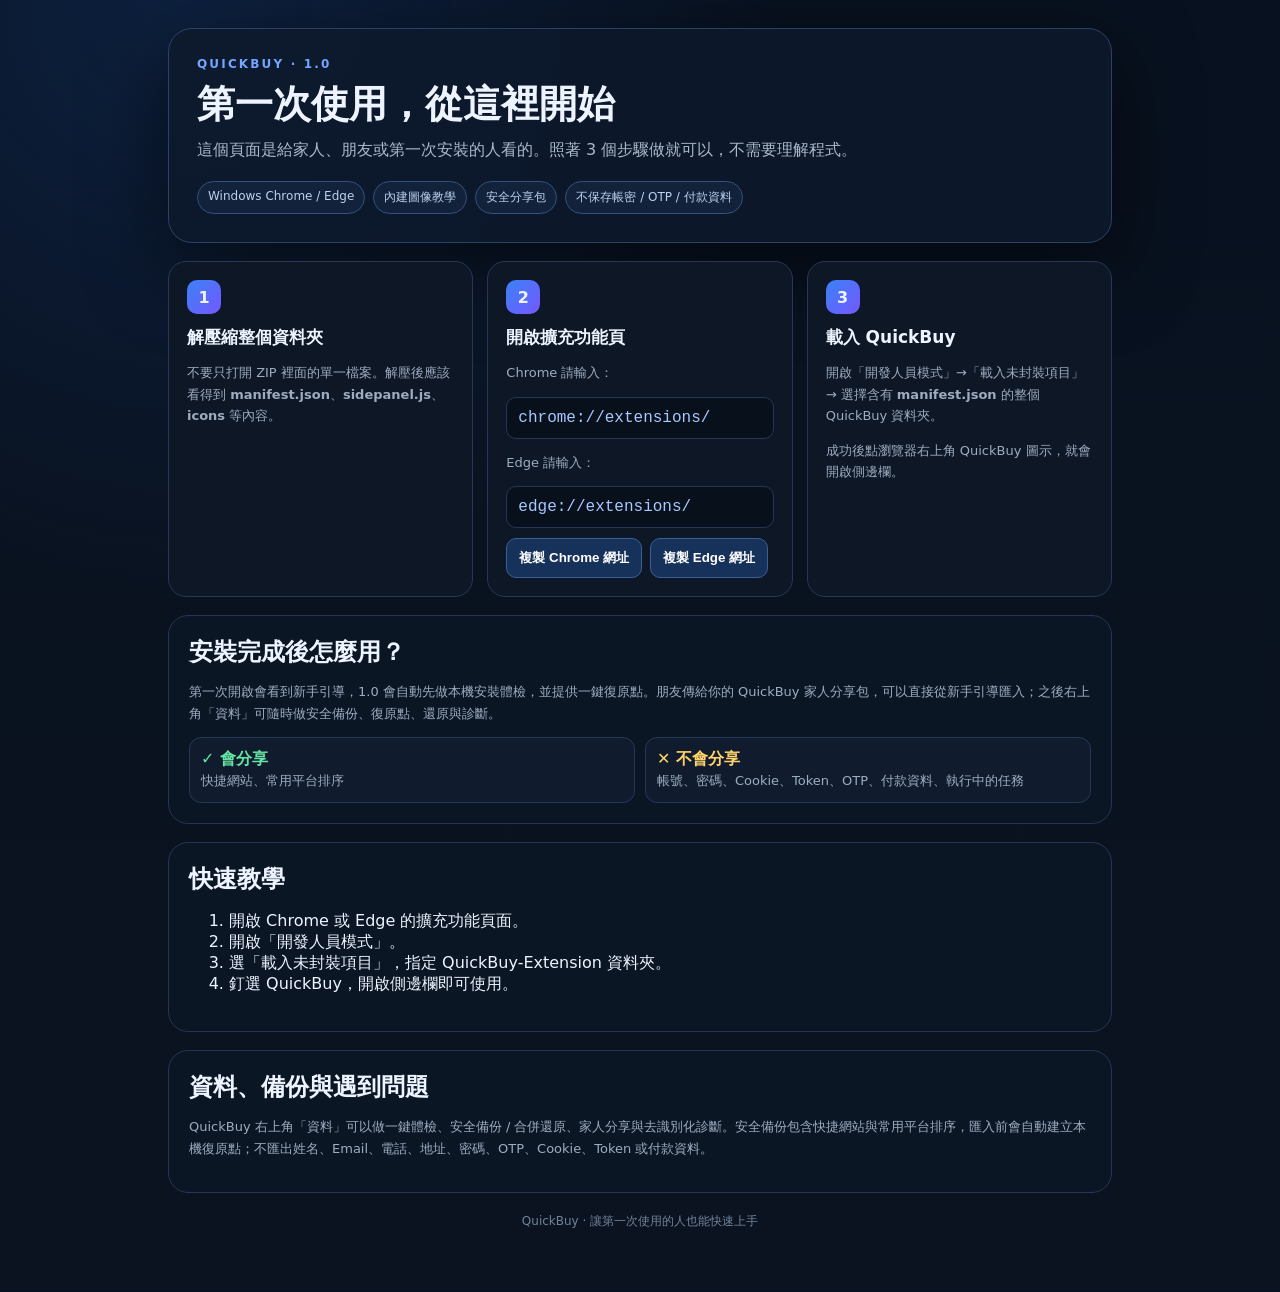
<file: windows/QuickBuy-Extension/開始這裡_QuickBuy.html>
<!doctype html>
<html lang="zh-Hant">
<head>
<meta charset="utf-8"><meta name="viewport" content="width=device-width,initial-scale=1">
<title>QuickBuy｜開始這裡</title>
<style>
:root{color-scheme:dark;font-family:Inter,"Noto Sans TC","Microsoft JhengHei",system-ui,sans-serif;background:#08111f;color:#edf4ff}*{box-sizing:border-box}body{margin:0;background:radial-gradient(circle at 15% 0,#173e7d55,transparent 35%),linear-gradient(180deg,#08111f,#0b1320);min-height:100vh}.wrap{max-width:980px;margin:auto;padding:28px 18px 60px}.hero{padding:28px;border:1px solid #2a4166;border-radius:24px;background:#0d192bde;box-shadow:0 25px 80px #0008}.eyebrow{font-size:12px;font-weight:900;letter-spacing:.18em;color:#72a6ff}.hero h1{font-size:38px;margin:8px 0 6px}.hero p{margin:0;color:#aab9cc;line-height:1.7}.status{display:flex;gap:8px;flex-wrap:wrap;margin-top:18px}.chip{padding:7px 10px;border:1px solid #35517f;border-radius:999px;color:#bcd1ef;background:#12223b;font-size:12px}.grid{display:grid;grid-template-columns:repeat(3,1fr);gap:14px;margin-top:18px}.card{padding:18px;border:1px solid #253957;border-radius:18px;background:#0d1726}.num{width:34px;height:34px;border-radius:10px;display:grid;place-items:center;background:linear-gradient(135deg,#3b82f6,#7358ff);font-weight:900}.card h2{font-size:17px;margin:12px 0 7px}.card p,.small{color:#9dacc0;font-size:13px;line-height:1.65}.code{display:block;margin:9px 0;padding:11px;border-radius:10px;background:#07101b;color:#a9c8ff;border:1px solid #223856;word-break:break-all;font-family:ui-monospace,SFMono-Regular,Consolas,monospace}.btns{display:flex;gap:8px;flex-wrap:wrap;margin-top:10px}button,a.btn{appearance:none;border:1px solid #3a5f95;border-radius:10px;background:#17325a;color:white;padding:10px 12px;font-weight:800;cursor:pointer;text-decoration:none}.primary{background:linear-gradient(135deg,#2f7df4,#6559ff)!important;border-color:#6d8cff!important}.section{margin-top:18px;padding:20px;border:1px solid #233754;border-radius:20px;background:#0b1625}.section h2{margin:0 0 6px}.gallery{display:grid;grid-template-columns:1fr 1fr;gap:14px;margin-top:14px}.gallery img{width:100%;border-radius:14px;border:1px solid #2c4160;background:white}.safe{display:grid;grid-template-columns:1fr 1fr;gap:10px}.safe div{padding:11px;border-radius:12px;background:#101c2e;border:1px solid #253957}.good{color:#65e4a2}.warn{color:#ffd36b}footer{margin-top:20px;text-align:center;color:#71839b;font-size:12px}@media(max-width:760px){.grid,.gallery,.safe{grid-template-columns:1fr}.hero h1{font-size:30px}}
</style>
</head>
<body><div class="wrap">
<section class="hero"><div class="eyebrow">QUICKBUY · 1.0</div><h1>第一次使用，從這裡開始</h1><p>這個頁面是給家人、朋友或第一次安裝的人看的。照著 3 個步驟做就可以，不需要理解程式。</p><div class="status"><span class="chip">Windows Chrome / Edge</span><span class="chip">內建圖像教學</span><span class="chip">安全分享包</span><span class="chip">不保存帳密 / OTP / 付款資料</span></div></section>
<div class="grid">
<section class="card"><div class="num">1</div><h2>解壓縮整個資料夾</h2><p>不要只打開 ZIP 裡面的單一檔案。解壓後應該看得到 <b>manifest.json</b>、<b>sidepanel.js</b>、<b>icons</b> 等內容。</p></section>
<section class="card"><div class="num">2</div><h2>開啟擴充功能頁</h2><p>Chrome 請輸入：</p><span class="code">chrome://extensions/</span><p>Edge 請輸入：</p><span class="code">edge://extensions/</span><div class="btns"><button onclick="copyText('chrome://extensions/')">複製 Chrome 網址</button><button onclick="copyText('edge://extensions/')">複製 Edge 網址</button></div></section>
<section class="card"><div class="num">3</div><h2>載入 QuickBuy</h2><p>開啟「開發人員模式」→「載入未封裝項目」→ 選擇含有 <b>manifest.json</b> 的整個 QuickBuy 資料夾。</p><p class="small">成功後點瀏覽器右上角 QuickBuy 圖示，就會開啟側邊欄。</p></section>
</div>
<section class="section"><h2>安裝完成後怎麼用？</h2><p class="small">第一次開啟會看到新手引導，1.0 會自動先做本機安裝體檢，並提供一鍵復原點。朋友傳給你的 QuickBuy 家人分享包，可以直接從新手引導匯入；之後右上角「資料」可隨時做安全備份、復原點、還原與診斷。</p><div class="safe"><div><b class="good">✓ 會分享</b><br><span class="small">快捷網站、常用平台排序</span></div><div><b class="warn">✕ 不會分享</b><br><span class="small">帳號、密碼、Cookie、Token、OTP、付款資料、執行中的任務</span></div></div></section>
<section class="section"><h2>快速教學</h2><ol><li>開啟 Chrome 或 Edge 的擴充功能頁面。</li><li>開啟「開發人員模式」。</li><li>選「載入未封裝項目」，指定 QuickBuy-Extension 資料夾。</li><li>釘選 QuickBuy，開啟側邊欄即可使用。</li></ol></section>
<section class="section"><h2>資料、備份與遇到問題</h2><p class="small">QuickBuy 右上角「資料」可以做一鍵體檢、安全備份 / 合併還原、家人分享與去識別化診斷。安全備份包含快捷網站與常用平台排序，匯入前會自動建立本機復原點；不匯出姓名、Email、電話、地址、密碼、OTP、Cookie、Token 或付款資料。</p></section>
<footer>QuickBuy · 讓第一次使用的人也能快速上手</footer>
</div>
<script>async function copyText(t){try{await navigator.clipboard.writeText(t);alert('已複製：'+t)}catch(e){prompt('請複製以下內容：',t)}}</script>
</body></html>
</file>
<file: windows/QuickBuy-Extension/sidepanel.css>
:root {
  color-scheme: dark;
  --bg: #0b0e14;
  --panel: #131823;
  --panel2: #171e2b;
  --line: #273145;
  --text: #f4f7fb;
  --muted: #9aa8bb;
  --accent: #6d8cff;
  --accent2: #8ea5ff;
  --good: #30d39a;
  --warn: #ffb44c;
  --bad: #ff6b78;
  --shadow: 0 12px 30px rgba(0,0,0,.24);
}
* { box-sizing: border-box; }
html, body { margin: 0; min-width: 320px; background: var(--bg); color: var(--text); font-family: Inter, "Noto Sans TC", "Microsoft JhengHei", system-ui, sans-serif; }
body { min-height: 100vh; }
.appbar { position: sticky; top: 0; z-index: 10; display: flex; align-items: center; justify-content: space-between; padding: 16px 16px 12px; background: rgba(11,14,20,.94); backdrop-filter: blur(18px); border-bottom: 1px solid rgba(255,255,255,.06); }
.eyebrow { font-size: 10px; letter-spacing: .22em; color: var(--accent2); font-weight: 800; }
h1 { margin: 2px 0 0; font-size: 22px; line-height: 1; }
h2 { margin: 0 0 14px; font-size: 15px; }
main { padding: 12px; }
.card { margin-bottom: 12px; padding: 14px; background: linear-gradient(180deg, var(--panel2), var(--panel)); border: 1px solid var(--line); border-radius: 16px; box-shadow: var(--shadow); }
.hero { background: radial-gradient(circle at 90% 0%, rgba(109,140,255,.23), transparent 40%), linear-gradient(180deg, #182031, #111722); }
.hero-line { display: flex; justify-content: space-between; gap: 12px; align-items: baseline; }
.hero-line strong { font-variant-numeric: tabular-nums; font-size: 22px; letter-spacing: .02em; }
.label, label { color: var(--muted); font-size: 12px; font-weight: 700; }
label { display: block; margin: 12px 0 6px; }
.status-text { margin: 10px 0 12px; color: #dbe4f2; font-size: 13px; min-height: 18px; }
.status-dot { width: 12px; height: 12px; border-radius: 50%; box-shadow: 0 0 0 5px rgba(255,255,255,.03); }
.status-dot.idle { background: #657184; }
.status-dot.ready, .status-dot.working { background: var(--accent); box-shadow: 0 0 0 5px rgba(109,140,255,.13); }
.status-dot.waiting { background: var(--warn); box-shadow: 0 0 0 5px rgba(255,180,76,.12); }
.status-dot.need-user, .status-dot.final-confirm { background: var(--good); box-shadow: 0 0 0 5px rgba(48,211,154,.12); }
.status-dot.price-block, .status-dot.error { background: var(--bad); box-shadow: 0 0 0 5px rgba(255,107,120,.12); }
input, textarea, select { width: 100%; border: 1px solid #303b50; border-radius: 10px; background: #0f141e; color: var(--text); padding: 10px 11px; outline: none; font: inherit; font-size: 13px; transition: .16s ease; }
textarea { resize: vertical; min-height: 82px; }
input:focus, textarea:focus, select:focus { border-color: var(--accent); box-shadow: 0 0 0 3px rgba(109,140,255,.12); }
.grid2 { display: grid; grid-template-columns: 1fr 1fr; gap: 10px; }
.inline { display: grid; grid-template-columns: 1fr auto; gap: 8px; align-items: center; }
.button-row { display: flex; gap: 8px; flex-wrap: wrap; }
.button-row.compact { margin-top: 10px; }
button, .file-btn { appearance: none; border: 0; border-radius: 10px; padding: 10px 12px; color: white; background: #263148; font: inherit; font-size: 12px; font-weight: 800; cursor: pointer; text-align: center; }
button:hover, .file-btn:hover { filter: brightness(1.08); }
button:disabled { opacity: .42; cursor: not-allowed; }
.primary { flex: 1; min-width: 96px; background: linear-gradient(135deg, #5c7aff, #7b67ff); }
.success { background: #19775d; }
.ghost, .file-btn.ghost { background: #202838; border: 1px solid #334059; }
.mini { padding: 9px 10px; white-space: nowrap; background: #263148; }
.hint { margin: 7px 0 0; color: var(--muted); font-size: 11px; line-height: 1.55; }
.hint.strong { color: #bbc7d8; }
.badge { margin-left: 5px; padding: 2px 6px; border-radius: 999px; color: #b9c8ff; background: rgba(109,140,255,.13); border: 1px solid rgba(109,140,255,.23); font-size: 10px; vertical-align: 2px; }
.guard-card { border-color: rgba(255,180,76,.28); background: linear-gradient(180deg, rgba(255,180,76,.07), var(--panel)); }
ul { margin: 0; padding-left: 18px; color: #cad3e0; font-size: 12px; line-height: 1.7; }
.section-head { display: flex; align-items: center; justify-content: space-between; }
.section-head h2 { margin-bottom: 0; }
.logbox { margin-top: 12px; height: 190px; overflow: auto; border: 1px solid #263147; background: #0b1018; border-radius: 10px; padding: 8px; }
.log { padding: 6px 7px; border-bottom: 1px solid rgba(255,255,255,.04); font-size: 11px; line-height: 1.45; }
.log:last-child { border-bottom: 0; }
.log .time { color: #63748c; margin-right: 6px; font-variant-numeric: tabular-nums; }
.log.warn { color: #ffd28d; }
.log.error { color: #ff9ca5; }
.log.success { color: #8de6c7; }
.log.empty { color: #607086; text-align: center; padding-top: 72px; }
footer { display: flex; justify-content: space-between; gap: 12px; padding: 2px 16px 18px; color: #56657a; font-size: 10px; }
@media (max-width: 350px) { .grid2 { grid-template-columns: 1fr; } .button-row button { flex: 1; } }

.preflight-box { margin-top: 12px; border: 1px solid #263147; background: #0b1018; border-radius: 12px; overflow: hidden; }
.preflight-empty { padding: 18px 12px; text-align: center; color: #607086; font-size: 11px; }
.check-summary { padding: 10px 11px; font-size: 12px; font-weight: 800; border-bottom: 1px solid rgba(255,255,255,.06); }
.check-summary.ok { color: #9ce8ce; background: rgba(48,211,154,.08); }
.check-summary.fail { color: #ff9ca5; background: rgba(255,107,120,.08); }
.check-row { display: grid; grid-template-columns: 22px 1fr; gap: 7px; padding: 9px 10px; border-bottom: 1px solid rgba(255,255,255,.04); font-size: 11px; line-height: 1.42; }
.check-row:last-child { border-bottom: 0; }
.check-row b { display: block; color: #dbe4f2; margin-bottom: 2px; font-size: 11px; }
.check-icon { width: 19px; height: 19px; border-radius: 50%; display: grid; place-items: center; font-size: 10px; font-weight: 900; }
.check-row.pass .check-icon { background: rgba(48,211,154,.14); color: #75dfbb; }
.check-row.warn .check-icon { background: rgba(255,180,76,.14); color: #ffc66f; }
.check-row.fail .check-icon { background: rgba(255,107,120,.14); color: #ff8d98; }
.check-row.info .check-icon { background: rgba(109,140,255,.14); color: #9eb1ff; }
.profile-state { padding: 10px 11px; border-radius: 10px; border: 1px solid #303b50; background: #0f141e; color: #9aa8bb; font-size: 11px; font-weight: 700; }
.profile-state.saved { color: #8de6c7; border-color: rgba(48,211,154,.28); background: rgba(48,211,154,.06); }
.small-flex { flex: 1; }
.danger-lite { background: rgba(255,107,120,.09); color: #ff9ca5; border: 1px solid rgba(255,107,120,.2); }


/* v1.2 */
.target-lock { margin: 0 0 10px; padding: 9px 10px; display: flex; align-items: center; justify-content: space-between; gap: 8px; border: 1px solid #303b50; border-radius: 10px; background: rgba(15,20,30,.72); }
.target-lock > div { min-width: 0; display: grid; gap: 2px; }
.target-lock span { color: var(--muted); font-size: 10px; font-weight: 700; }
.target-lock strong { overflow: hidden; text-overflow: ellipsis; white-space: nowrap; color: #dbe4f2; font-size: 11px; }
.target-lock.locked { border-color: rgba(109,140,255,.28); background: rgba(109,140,255,.06); }
.target-lock.warning { border-color: rgba(255,180,76,.35); background: rgba(255,180,76,.07); }
.telemetry { margin: 0 0 11px; display: grid; grid-template-columns: repeat(3,1fr); gap: 6px; }
.telemetry span { min-width: 0; padding: 6px 7px; border-radius: 8px; background: #0f141e; border: 1px solid #273145; color: #718198; font-size: 9px; text-align: center; }
.telemetry b { display: block; margin-top: 2px; overflow: hidden; text-overflow: ellipsis; white-space: nowrap; color: #dbe4f2; font-size: 10px; }
.sync-row { margin-top: 9px; display: grid; grid-template-columns: 1fr auto; gap: 10px; align-items: end; }
.sync-row label { margin-top: 0; }
.clock-state { color: #9aa8bb; font-size: 10px; line-height: 1.45; }
.clock-state.good { color: #8de6c7; }
.clock-state.warn { color: #ffd28d; }
.status-dot.focus-warning, .status-dot.site-changed, .status-dot.auto-paused { background: var(--warn); box-shadow: 0 0 0 5px rgba(255,180,76,.12); }
@media (max-width: 350px) { .sync-row { grid-template-columns: 1fr; } .sync-row button { width: 100%; } }

.status-dot.queue-wait { background: var(--warn); box-shadow: 0 0 0 5px rgba(255,180,76,.12); }
.status-dot.rate-guard, .status-dot.auto-paused, .status-dot.site-changed { background: var(--bad); box-shadow: 0 0 0 5px rgba(255,107,120,.12); }
#exportReportBtn { flex: 1; min-width: 120px; }


/* v1.4 rule engine */
.rule-card { border-color: rgba(109,140,255,.24); }
.rule-count { padding: 4px 8px; border-radius: 999px; color: #9eb1ff; background: rgba(109,140,255,.10); border: 1px solid rgba(109,140,255,.22); font-size: 10px; font-weight: 800; }
.rule-count.active { color: #8de6c7; background: rgba(48,211,154,.08); border-color: rgba(48,211,154,.22); }
#ruleState.custom { color: #8de6c7; border-color: rgba(48,211,154,.32); background: rgba(48,211,154,.06); }
#ruleState.generic { color: #b7c4d7; }

/* v1.5 mission center + rule backup */
.mission-card { border-color: rgba(48,211,154,.22); background: radial-gradient(circle at 100% 0%, rgba(48,211,154,.08), transparent 42%), linear-gradient(180deg, var(--panel2), var(--panel)); }
.readiness-wrap { margin-top: 12px; display: grid; grid-template-columns: 72px 1fr; gap: 12px; align-items: center; }
.readiness-score { height: 58px; display: flex; align-items: baseline; justify-content: center; gap: 2px; padding-top: 11px; border-radius: 14px; background: #0f141e; border: 1px solid #2b364a; }
.readiness-score strong { font-size: 26px; font-variant-numeric: tabular-nums; }
.readiness-score span { color: var(--muted); font-size: 10px; }
.readiness-text { margin-bottom: 8px; color: #d9e3ef; font-size: 11px; font-weight: 700; }
.readiness-bar { height: 8px; overflow: hidden; border-radius: 999px; background: #0d1119; border: 1px solid #253044; }
.readiness-bar i { display: block; width: 0%; height: 100%; border-radius: inherit; background: linear-gradient(90deg, #5d7cff, #30d39a); transition: width .2s ease; }
.mission-grid { margin-top: 12px; display: grid; grid-template-columns: 1fr 1fr; gap: 8px; }
.mission-grid > div { min-width: 0; padding: 9px 10px; border: 1px solid #283348; border-radius: 10px; background: rgba(15,20,30,.72); }
.mission-grid span, .selector-health > span, .timeline-head span { color: var(--muted); font-size: 10px; font-weight: 800; }
.mission-grid b { display: block; margin-top: 3px; overflow: hidden; text-overflow: ellipsis; white-space: nowrap; color: #dce5f1; font-size: 11px; }
.selector-health { margin-top: 10px; }
.selector-health-grid { margin-top: 7px; display: grid; grid-template-columns: repeat(3, 1fr); gap: 6px; }
.health { min-width: 0; padding: 7px 6px; overflow: hidden; text-overflow: ellipsis; white-space: nowrap; border-radius: 8px; border: 1px solid #2b364a; background: #0f141e; color: #8494a9; font-size: 9px; text-align: center; }
.health.ok { color: #8de6c7; border-color: rgba(48,211,154,.28); background: rgba(48,211,154,.06); }
.health.missing, .health.hidden { color: #ffd28d; border-color: rgba(255,180,76,.28); background: rgba(255,180,76,.06); }
.health.invalid { color: #ff9ca5; border-color: rgba(255,107,120,.28); background: rgba(255,107,120,.06); }
.timeline-head { margin-top: 12px; display: flex; align-items: center; justify-content: space-between; gap: 8px; }
.timeline-head small { color: #607086; font-size: 9px; }
.state-timeline { margin-top: 7px; overflow: hidden; border: 1px solid #273247; border-radius: 10px; background: #0b1018; }
.timeline-empty { padding: 13px 10px; color: #607086; font-size: 10px; text-align: center; }
.timeline-row { display: grid; grid-template-columns: 54px 1fr; gap: 8px; padding: 8px 9px; border-bottom: 1px solid rgba(255,255,255,.04); font-size: 10px; }
.timeline-row:last-child { border-bottom: 0; }
.timeline-row time { color: #66768d; font-variant-numeric: tabular-nums; }
.timeline-row b { color: #d9e3ef; }
.timeline-row small { display: block; margin-top: 2px; overflow: hidden; text-overflow: ellipsis; white-space: nowrap; color: #7f8fa5; }
.rule-backup-box { margin-top: 12px; padding-top: 10px; border-top: 1px solid rgba(255,255,255,.06); }
.rule-backup-box select { margin-top: 7px; }
@media (max-width: 350px) { .readiness-wrap { grid-template-columns: 62px 1fr; } .selector-health-grid { grid-template-columns: 1fr; } }


/* v1.6 debug workbench */
.debug-card { border-color: rgba(255,180,76,.26); background: radial-gradient(circle at 100% 0%, rgba(255,180,76,.07), transparent 40%), linear-gradient(180deg, var(--panel2), var(--panel)); }
.debug-overview { margin-top: 11px; display: grid; grid-template-columns: 1fr 1fr; gap: 7px; }
.debug-overview > div { min-width: 0; padding: 9px 10px; border: 1px solid #2b3549; border-radius: 10px; background: #0f141e; }
.debug-overview span { display: block; color: var(--muted); font-size: 9px; font-weight: 800; }
.debug-overview b { display: block; margin-top: 3px; overflow: hidden; text-overflow: ellipsis; white-space: nowrap; color: #dce5f1; font-size: 11px; }
.debug-overview b.changed { color: #ffd28d; }
.debug-overview b.same { color: #8de6c7; }
.debug-signals { margin-top: 9px; display: flex; flex-wrap: wrap; gap: 5px; }
.debug-chip { padding: 4px 7px; border-radius: 999px; font-size: 9px; font-weight: 900; border: 1px solid #303b50; background: #111824; color: #9aa8bb; }
.debug-chip.good { color: #8de6c7; border-color: rgba(48,211,154,.25); background: rgba(48,211,154,.06); }
.debug-chip.warn { color: #ffd28d; border-color: rgba(255,180,76,.25); background: rgba(255,180,76,.06); }
.debug-chip.bad { color: #ff9ca5; border-color: rgba(255,107,120,.25); background: rgba(255,107,120,.06); }
.debug-rule-list, .debug-candidate-list { margin-top: 7px; overflow: hidden; border: 1px solid #273247; border-radius: 10px; background: #0b1018; }
.debug-rule-row { display: grid; grid-template-columns: 58px 1fr auto; gap: 7px; align-items: start; padding: 8px 9px; border-bottom: 1px solid rgba(255,255,255,.04); font-size: 9px; }
.debug-rule-row:last-child { border-bottom: 0; }
.debug-rule-row .kind { color: #98a9bf; font-weight: 900; }
.debug-rule-row code { overflow-wrap: anywhere; color: #ccd7e6; font-family: ui-monospace, SFMono-Regular, Consolas, monospace; }
.debug-rule-row .state { white-space: nowrap; font-weight: 900; }
.debug-rule-row.ok .state { color: #8de6c7; }
.debug-rule-row.missing .state, .debug-rule-row.hidden .state { color: #ffd28d; }
.debug-rule-row.invalid .state { color: #ff9ca5; }
.debug-toolbar { margin-top: 12px; display: grid; grid-template-columns: 1fr auto; gap: 8px; align-items: end; }
.debug-toolbar label { margin: 0; }
.debug-toolbar select { margin-top: 5px; }
.debug-candidate { padding: 9px 10px; border-bottom: 1px solid rgba(255,255,255,.04); }
.debug-candidate:last-child { border-bottom: 0; }
.debug-candidate-head { display: flex; align-items: center; justify-content: space-between; gap: 8px; }
.debug-candidate-head b { color: #dce5f1; font-size: 10px; }
.debug-score { padding: 2px 6px; border-radius: 999px; background: rgba(109,140,255,.10); color: #aebcff; font-size: 9px; font-weight: 900; }
.debug-candidate code { display: block; margin-top: 6px; padding: 6px 7px; overflow-wrap: anywhere; border-radius: 7px; background: #0f141e; color: #bfcce0; font-family: ui-monospace, SFMono-Regular, Consolas, monospace; font-size: 9px; line-height: 1.4; }
.debug-candidate p { margin: 5px 0 0; color: #8191a7; font-size: 9px; line-height: 1.45; }
.debug-candidate .candidate-actions { margin-top: 7px; display: flex; gap: 6px; flex-wrap: wrap; }
.debug-candidate .candidate-actions button { padding: 6px 8px; font-size: 9px; }
.debug-candidate .candidate-actions .apply { background: #1d6d58; }
@media (max-width: 350px) { .debug-overview, .debug-toolbar { grid-template-columns: 1fr; } }

/* v1.7 rehearsal + live mode */
.appbar-actions { display:flex; align-items:center; gap:8px; }
.live-toggle { border-color: rgba(109,140,255,.28); color:#b8c5ff; }
.rehearsal-card { border-color: rgba(109,140,255,.24); background: radial-gradient(circle at 100% 0%, rgba(109,140,255,.07), transparent 42%), linear-gradient(180deg, var(--panel2), var(--panel)); }
.rehearsal-summary { margin-top:10px; display:grid; grid-template-columns:1fr 1fr; gap:8px; }
.rehearsal-summary > div { padding:9px 10px; border:1px solid #2a3549; border-radius:10px; background:#0f141e; }
.rehearsal-summary span { display:block; color:var(--muted); font-size:9px; font-weight:800; }
.rehearsal-summary b { display:block; margin-top:3px; color:#dce5f1; font-size:12px; }
.status-dot.recovering { background: var(--warn); box-shadow: 0 0 0 5px rgba(255,180,76,.12); }

.live-mode-panel { display:none; min-height: calc(100vh - 18px); padding:16px; background: radial-gradient(circle at 50% 0%, rgba(109,140,255,.16), transparent 34%), #080c13; }
body.live-mode .appbar, body.live-mode main, body.live-mode footer { display:none; }
body.live-mode .live-mode-panel { display:flex; flex-direction:column; }
.live-topline { display:flex; align-items:center; justify-content:space-between; gap:10px; color:#7f90aa; font-size:10px; font-weight:900; letter-spacing:.14em; }
.live-status-badge { align-self:center; margin-top:18px; padding:7px 12px; border-radius:999px; border:1px solid #303b50; background:#111824; color:#9aa8bb; font-size:11px; font-weight:900; }
.live-status-badge.working, .live-status-badge.ready, .live-status-badge.waiting { color:#8de6c7; border-color:rgba(48,211,154,.28); background:rgba(48,211,154,.07); }
.live-status-badge.need-user, .live-status-badge.final-confirm, .live-status-badge.price-block, .live-status-badge.rate-guard, .live-status-badge.site-changed, .live-status-badge.auto-paused { color:#ff9ca5; border-color:rgba(255,107,120,.32); background:rgba(255,107,120,.08); }
.live-status-badge.queue-wait, .live-status-badge.recovering { color:#ffd28d; border-color:rgba(255,180,76,.32); background:rgba(255,180,76,.07); }
.live-countdown { margin-top:18px; text-align:center; color:#f4f7fb; font-size:46px; font-weight:900; letter-spacing:-.04em; font-variant-numeric:tabular-nums; }
.live-status-text { margin:10px auto 0; max-width:320px; min-height:42px; text-align:center; color:#b8c4d6; font-size:13px; line-height:1.6; font-weight:700; }
.live-grid { margin-top:18px; display:grid; grid-template-columns:1fr 1fr; gap:8px; }
.live-grid > div { min-width:0; padding:11px; border:1px solid #293448; border-radius:12px; background:#0e141e; }
.live-grid span { display:block; color:#718198; font-size:9px; font-weight:800; }
.live-grid b { display:block; margin-top:4px; overflow:hidden; text-overflow:ellipsis; white-space:nowrap; color:#e2e9f3; font-size:12px; }
.live-actions { margin-top:auto; padding-top:18px; display:grid; gap:8px; }
.live-actions button { width:100%; min-height:42px; }
.live-footnote { margin:12px 0 0; color:#65758c; text-align:center; font-size:9px; line-height:1.5; }
@media (max-width:350px) { .live-countdown { font-size:38px; } .rehearsal-summary { grid-template-columns:1fr; } }


/* v1.8 task templates + network + replay */
.task-card { border-color: rgba(91,184,255,.22); background: radial-gradient(circle at 100% 0%, rgba(91,184,255,.06), transparent 42%), linear-gradient(180deg, var(--panel2), var(--panel)); }
.alert-setting select { min-width: 0; flex: 1; }
.network-probe-row .clock-state.bad { color:#ff9ca5; }
.network-probe-row .clock-state.fair { color:#ffd28d; }
.network-probe-row .clock-state.good { color:#8de6c7; }
.replay-card { border-color: rgba(173,121,255,.22); background: radial-gradient(circle at 100% 0%, rgba(173,121,255,.06), transparent 42%), linear-gradient(180deg, var(--panel2), var(--panel)); }
.replay-summary { margin-top:10px; padding:8px 10px; border:1px solid #2b3549; border-radius:9px; background:#0f141e; color:#aebbd0; font-size:10px; line-height:1.45; }
.replay-timeline { margin-top:8px; max-height:300px; overflow:auto; border:1px solid #273247; border-radius:10px; background:#0b1018; }
.replay-row { display:grid; grid-template-columns:54px 54px 1fr; gap:7px; padding:8px 9px; border-bottom:1px solid rgba(255,255,255,.04); font-size:9px; align-items:start; }
.replay-row:last-child { border-bottom:0; }
.replay-row time { color:#66768d; font-variant-numeric:tabular-nums; }
.replay-kind { padding:2px 5px; border-radius:999px; text-align:center; background:#151d2a; color:#98a9bf; font-size:8px; font-weight:900; }
.replay-kind.status { color:#b8c5ff; background:rgba(109,140,255,.10); }
.replay-kind.page { color:#8de6c7; background:rgba(48,211,154,.08); }
.replay-kind.network { color:#ffd28d; background:rgba(255,180,76,.08); }
.replay-kind.log { color:#aebbd0; }
.replay-kind.session { color:#e3c6ff; background:rgba(173,121,255,.10); }
.replay-row b { color:#dce5f1; font-size:9px; line-height:1.45; overflow-wrap:anywhere; }
@media (max-width:350px) { .replay-row { grid-template-columns:48px 46px 1fr; } }

/* v1.9 platform Profile center */
.platform-profile-card { border-color: rgba(55,210,170,.22); background: radial-gradient(circle at 100% 0%, rgba(55,210,170,.065), transparent 42%), linear-gradient(180deg, var(--panel2), var(--panel)); }
.platform-profile-grid { margin-top:10px; display:grid; grid-template-columns:1fr 1fr; gap:8px; }
.platform-profile-grid > div { min-width:0; padding:9px 10px; border:1px solid #2b3549; border-radius:10px; background:#0f141e; }
.platform-profile-grid span { display:block; color:var(--muted); font-size:9px; font-weight:800; }
.platform-profile-grid b { display:block; margin-top:3px; overflow:hidden; text-overflow:ellipsis; white-space:nowrap; color:#dce5f1; font-size:10px; }
.profile-conflict { margin-top:9px; padding:8px 9px; border:1px solid #2b3549; border-radius:9px; background:#0f141e; color:#8191a7; font-size:9px; line-height:1.45; }
.profile-conflict.warn { color:#ffd28d; border-color:rgba(255,180,76,.28); background:rgba(255,180,76,.055); }
.profile-conflict.good { color:#8de6c7; border-color:rgba(48,211,154,.24); background:rgba(48,211,154,.05); }
@media (max-width:350px) { .platform-profile-grid { grid-template-columns:1fr; } }


/* v2.0 stability + archives */
.stability-card { border-color: rgba(91,184,255,.24); background: radial-gradient(circle at 100% 0%, rgba(91,184,255,.07), transparent 42%), linear-gradient(180deg, var(--panel2), var(--panel)); }
.stability-grid { margin-top:10px; display:grid; grid-template-columns:1fr 1fr; gap:8px; }
.stability-grid > div { min-width:0; padding:9px 10px; border:1px solid #2b3549; border-radius:10px; background:#0f141e; }
.stability-grid span { display:block; color:var(--muted); font-size:9px; font-weight:800; }
.stability-grid b { display:block; margin-top:3px; overflow:hidden; text-overflow:ellipsis; white-space:nowrap; color:#dce5f1; font-size:10px; }
.archive-card { border-color: rgba(173,121,255,.22); background: radial-gradient(circle at 100% 0%, rgba(173,121,255,.06), transparent 42%), linear-gradient(180deg, var(--panel2), var(--panel)); }
#systemHealthBadge.good { color:#8de6c7; border-color:rgba(48,211,154,.24); background:rgba(48,211,154,.06); }
#systemHealthBadge.warn { color:#ffd28d; border-color:rgba(255,180,76,.28); background:rgba(255,180,76,.06); }
#systemHealthBadge.bad { color:#ff9ca5; border-color:rgba(255,107,120,.28); background:rgba(255,107,120,.06); }
@media (max-width:350px) { .stability-grid { grid-template-columns:1fr; } }


/* v2.1 Profile builder */
.profile-builder-box { margin-top:12px; padding:10px; border:1px solid rgba(91,184,255,.24); border-radius:12px; background:rgba(9,16,26,.72); }
.profile-builder-box .timeline-head { margin-top:0; }
.builder-summary { margin-top:10px; display:grid; grid-template-columns:1fr 1fr; gap:7px; }
.builder-summary > div { min-width:0; padding:8px 9px; border:1px solid #2b3549; border-radius:9px; background:#0f141e; }
.builder-summary span { display:block; color:var(--muted); font-size:9px; font-weight:800; }
.builder-summary b { display:block; margin-top:3px; overflow:hidden; text-overflow:ellipsis; white-space:nowrap; color:#dce5f1; font-size:10px; }
.builder-selector-list { margin-top:8px; max-height:220px; overflow:auto; border:1px solid #273247; border-radius:10px; background:#0b1018; }
.builder-selector-row { display:grid; grid-template-columns:58px 1fr auto; gap:7px; padding:7px 8px; border-bottom:1px solid rgba(255,255,255,.04); align-items:start; font-size:9px; }
.builder-selector-row:last-child { border-bottom:0; }
.builder-selector-row .kind { color:#9baac0; font-weight:900; }
.builder-selector-row code { color:#c7d3e5; overflow-wrap:anywhere; font-family:ui-monospace,SFMono-Regular,Consolas,monospace; }
.builder-selector-row .score { color:#8de6c7; white-space:nowrap; font-weight:900; }
.builder-selector-row.warn .score { color:#ffd28d; }
@media (max-width:350px) { .builder-summary { grid-template-columns:1fr; } }


/* v2.2 Profile validation lab */
.profile-lab-box { margin-top:12px; padding:10px; border:1px solid rgba(173,121,255,.24); border-radius:12px; background:rgba(13,10,24,.58); }
.profile-lab-box .timeline-head { margin-top:0; }
.profile-lab-results { margin-top:8px; max-height:260px; overflow:auto; border:1px solid #273247; border-radius:10px; background:#0b1018; }
.profile-lab-row { display:grid; grid-template-columns:54px 1fr auto; gap:7px; padding:8px 9px; border-bottom:1px solid rgba(255,255,255,.04); align-items:start; font-size:9px; }
.profile-lab-row:last-child { border-bottom:0; }
.profile-lab-row .state { font-weight:900; color:#9baac0; }
.profile-lab-row b { color:#dce5f1; line-height:1.45; }
.profile-lab-row small { display:block; margin-top:2px; color:#718198; line-height:1.4; }
.profile-lab-row .score { white-space:nowrap; font-weight:900; color:#8de6c7; }
.profile-lab-row.fail .score { color:#ff9ca5; }
.profile-lab-row.warn .score { color:#ffd28d; }
@media (max-width:350px) { .profile-lab-row { grid-template-columns:46px 1fr; } .profile-lab-row .score { grid-column:2; } }

/* QuickBuy UI */
.rule-count.neutral { color:#9aa8bb; background:rgba(154,168,187,.08); border-color:rgba(154,168,187,.22); }
.rule-count.good { color:#8de6c7; background:rgba(48,211,154,.08); border-color:rgba(48,211,154,.26); }
.rule-count.warn { color:#ffd479; background:rgba(255,176,32,.08); border-color:rgba(255,176,32,.28); }
.rule-count.bad { color:#ff9a9a; background:rgba(255,87,87,.08); border-color:rgba(255,87,87,.30); }
.rc-state { font-weight:900; }
.rc-state.neutral { color:#dce5f1; }
.rc-state.good { color:#8de6c7; }
.rc-state.warn { color:#ffd479; }
.rc-state.bad { color:#ff9a9a; }
.rc-card[data-rc-state="ready"] { border-color:rgba(48,211,154,.34); }
.rc-card[data-rc-state="warning"] { border-color:rgba(255,176,32,.34); }
.rc-card[data-rc-state="blocked"] { border-color:rgba(255,87,87,.42); }
.rc-card[data-rc-state="untested"] { border-color:#2b3549; }

/* v2.5 storage health */
.storage-warn{color:#ffd28d!important}.storage-danger{color:#ff8f8f!important}

/* QuickBuy UI */
.ui-mode-toggle { background:#1c2638; border:1px solid #34435d; }
.simple-active #liveModeBtn { display:none; }
.simple-workspace { padding:12px; }
.simple-hero { padding:18px; background:radial-gradient(circle at 100% 0%, rgba(109,140,255,.22), transparent 42%), linear-gradient(180deg,#182132,#111721); }
.simple-brandline { display:flex; align-items:flex-start; justify-content:space-between; gap:12px; }
.simple-brandline h2 { margin:4px 0 0; font-size:18px; }
.simple-kicker { color:#8ea5ff; font-size:10px; font-weight:900; letter-spacing:.08em; }
.simple-state-pill { flex:none; padding:6px 9px; border-radius:999px; border:1px solid #344056; background:#101722; color:#9aa8bb; font-size:10px; font-weight:900; }
.simple-state-pill.ready,.simple-state-pill.working { color:#8de6c7; border-color:rgba(48,211,154,.28); background:rgba(48,211,154,.06); }
.simple-state-pill.waiting { color:#ffd28d; border-color:rgba(255,180,76,.28); background:rgba(255,180,76,.06); }
.simple-state-pill.need-user,.simple-state-pill.error { color:#ff9ca5; border-color:rgba(255,107,120,.28); background:rgba(255,107,120,.06); }
.simple-countdown-wrap { margin-top:18px; padding:15px; border:1px solid rgba(109,140,255,.20); border-radius:14px; background:rgba(10,15,24,.52); }
.simple-countdown-wrap span { display:block; color:#8291a7; font-size:10px; font-weight:800; }
.simple-countdown-wrap strong { display:block; margin-top:5px; color:#f4f7fb; font-size:30px; line-height:1; font-variant-numeric:tabular-nums; letter-spacing:-.03em; }
.simple-status-copy { margin:12px 2px 0; color:#b9c5d6; font-size:12px; line-height:1.55; }
.simple-step { padding:16px; }
.simple-step-head { display:flex; align-items:center; gap:10px; margin-bottom:12px; }
.simple-step-head > span { width:30px; height:30px; flex:none; display:grid; place-items:center; border-radius:10px; background:rgba(109,140,255,.14); border:1px solid rgba(109,140,255,.28); color:#b9c8ff; font-size:13px; font-weight:900; }
.simple-step-head b { display:block; color:#f4f7fb; font-size:14px; }
.simple-step-head small { display:block; margin-top:2px; color:#7f8ea4; font-size:10px; }
.simple-grid { margin-top:2px; }
.optional { color:#68788f; font-size:9px; font-weight:700; }
.simple-check-list { display:grid; gap:8px; margin:4px 0 12px; }
.simple-check-list > div { display:grid; grid-template-columns:12px 1fr auto; gap:8px; align-items:center; min-width:0; padding:10px 11px; border:1px solid #293448; border-radius:11px; background:#0f141e; }
.simple-check-list span { color:#9aa8bb; font-size:11px; }
.simple-check-list b { max-width:150px; overflow:hidden; text-overflow:ellipsis; white-space:nowrap; color:#dbe4f2; font-size:10px; text-align:right; }
.simple-dot { width:9px; height:9px; border-radius:50%; background:#657184; box-shadow:0 0 0 4px rgba(255,255,255,.025); }
.simple-dot.good { background:#30d39a; box-shadow:0 0 0 4px rgba(48,211,154,.09); }
.simple-dot.warn { background:#ffb44c; box-shadow:0 0 0 4px rgba(255,180,76,.09); }
.simple-dot.bad { background:#ff6b78; box-shadow:0 0 0 4px rgba(255,107,120,.09); }
.simple-wide { width:100%; margin-top:8px; min-height:42px; }
.simple-main-action { width:100%; min-height:52px; margin-top:4px; font-size:15px; }
.simple-footnote { margin:10px 0 0; color:#718198; font-size:10px; line-height:1.5; text-align:center; }
.simple-advanced-link { display:block; width:100%; margin:2px 0 14px; padding:8px; background:transparent; color:#7f90aa; font-size:10px; text-decoration:underline; text-underline-offset:3px; }
.advanced-workspace { padding:12px; }
body.advanced-active #simpleWorkspace { display:none; }
body.advanced-active #advancedWorkspace { display:block !important; }
body.advanced-active #liveModeBtn { display:inline-flex; }
@media (max-width:350px) {
  .simple-countdown-wrap strong { font-size:26px; }
  .simple-grid { grid-template-columns:1fr; }
  .simple-check-list b { max-width:110px; }
}

/* QuickBuy UI */
.simple-step-head { position:relative; }
.simple-edit-btn { margin-left:auto; min-width:52px; }
.simple-setup-summary { display:grid; grid-template-columns:1.5fr 1fr .55fr; gap:8px; }
.simple-setup-summary > div { min-width:0; padding:10px 11px; border:1px solid #2a3549; border-radius:11px; background:#0f141e; }
.simple-setup-summary span { display:block; color:#78879c; font-size:9px; font-weight:800; }
.simple-setup-summary b { display:block; margin-top:3px; overflow:hidden; text-overflow:ellipsis; white-space:nowrap; color:#edf3fb; font-size:11px; }
#simpleSetupCard.is-collapsed { padding:13px 16px; }
#simpleSetupCard.is-collapsed .simple-step-head { margin-bottom:9px; }
#simpleSetupCard.is-collapsed .simple-step-head small { display:none; }
#simpleSetupCard.is-collapsed #simpleSetupFields { display:none; }
#simpleSetupCard.is-collapsed #simpleSetupSummary { display:grid !important; }
#simpleSetupCard.is-collapsed #simpleEditSetupBtn { display:inline-flex !important; }
.simple-start-card { position:sticky; bottom:8px; z-index:8; box-shadow:0 -14px 28px rgba(5,8,13,.34), 0 8px 22px rgba(0,0,0,.24); }
.simple-start-card .simple-step-head { margin-bottom:9px; }
.simple-start-card .simple-main-action { min-height:56px; font-size:16px; }
.simple-start-card .simple-footnote { display:none; }
.simple-workspace { padding-bottom:8px; }
@media (max-width:380px) { .simple-setup-summary { grid-template-columns:1fr 1fr; } .simple-setup-summary > div:first-child { grid-column:1/-1; } }


/* QuickBuy UI */
body.simple-active .appbar { padding:10px 14px 8px; }
body.simple-active .appbar .eyebrow { font-size:8px; }
body.simple-active .appbar h1 { font-size:18px; margin-top:1px; }
body.simple-active .simple-workspace { padding:8px 10px 6px; gap:8px; }
body.simple-active .simple-workspace > .card { margin-bottom:8px; }
body.simple-active .simple-hero { padding:12px 14px; }
body.simple-active .simple-brandline h2 { font-size:15px; margin-top:2px; }
body.simple-active .simple-kicker { font-size:9px; }
body.simple-active .simple-state-pill { padding:5px 8px; font-size:9px; }
body.simple-active .simple-countdown-wrap {
  margin-top:10px; padding:10px 12px; display:flex; align-items:center; justify-content:space-between; gap:12px;
}
body.simple-active .simple-countdown-wrap span { flex:none; }
body.simple-active .simple-countdown-wrap strong { margin-top:0; font-size:24px; text-align:right; }
body.simple-active .simple-status-copy { margin:7px 1px 0; font-size:10px; line-height:1.35; }
body.simple-active .simple-step { padding:12px 14px; }
body.simple-active .simple-step-head { margin-bottom:8px; gap:8px; }
body.simple-active .simple-step-head > span { width:26px; height:26px; border-radius:8px; font-size:11px; }
body.simple-active .simple-step-head b { font-size:12px; }
body.simple-active .simple-step-head small { font-size:9px; margin-top:1px; }
body.simple-active .simple-grid { gap:8px; }
body.simple-active .simple-step label { margin-bottom:4px; font-size:9px; }
body.simple-active .simple-step input,
body.simple-active .simple-step select { min-height:38px; }
body.simple-active .simple-check-list {
  grid-template-columns:repeat(3,minmax(0,1fr)); gap:6px; margin:2px 0 8px;
}
body.simple-active .simple-check-list > div {
  grid-template-columns:10px minmax(0,1fr); gap:5px; padding:8px; border-radius:10px;
}
body.simple-active .simple-check-list span { font-size:9px; }
body.simple-active .simple-check-list b {
  grid-column:1 / -1; max-width:none; padding-left:15px; font-size:9px; text-align:left;
}
body.simple-active .simple-wide { min-height:38px; margin-top:6px; }
body.simple-active .simple-start-card { bottom:4px; padding:10px 12px; }
body.simple-active .simple-start-card .simple-step-head { margin-bottom:6px; }
body.simple-active .simple-start-card .simple-step-head small { display:none; }
body.simple-active .simple-start-card .simple-main-action { min-height:48px; margin-top:0; font-size:14px; }
body.simple-active .simple-start-card .simple-wide:disabled { display:none; }
body.simple-active .simple-advanced-link { display:block; }
body.simple-active #simpleSetupCard.is-collapsed { padding:10px 12px; }
body.simple-active #simpleSetupCard.is-collapsed .simple-step-head { margin-bottom:6px; }
body.simple-active .simple-setup-summary > div { padding:8px 9px; }
body.simple-active .simple-setup-summary span { font-size:8px; }
body.simple-active .simple-setup-summary b { font-size:10px; }
@media (max-width:430px) {
  body.simple-active .simple-countdown-wrap strong { font-size:20px; }
  body.simple-active .simple-check-list { grid-template-columns:1fr; }
  body.simple-active .simple-check-list > div { grid-template-columns:10px 1fr auto; }
  body.simple-active .simple-check-list b { grid-column:auto; padding-left:0; text-align:right; }
}

/* Integrated trial UX pass: validation, notices and stable compact layout. */
body.simple-active { overflow-x:hidden; }
body.simple-active .appbar { position:sticky; top:0; z-index:12; backdrop-filter:blur(12px); background:rgba(10,14,22,.92); }
.simple-notice { margin-top:8px; padding:8px 10px; border-radius:10px; border:1px solid #33415a; background:#111925; color:#c9d5e6; font-size:10px; line-height:1.45; }
.simple-notice.warn { border-color:rgba(255,180,76,.32); background:rgba(255,180,76,.06); color:#ffd28d; }
.simple-notice.error { border-color:rgba(255,107,120,.32); background:rgba(255,107,120,.06); color:#ffadb5; }
.simple-notice.good { border-color:rgba(48,211,154,.32); background:rgba(48,211,154,.06); color:#8de6c7; }
body.simple-active .simple-step input.simple-invalid,
body.simple-active .simple-step select.simple-invalid { border-color:#ff6b78 !important; box-shadow:0 0 0 2px rgba(255,107,120,.10); }
body.simple-active .simple-start-card button[disabled],
body.simple-active #simplePreflightBtn[disabled] { opacity:.48; cursor:not-allowed; }
body.simple-active .simple-main-action.is-busy,
body.simple-active #simplePreflightBtn.is-busy { pointer-events:none; opacity:.72; }
body.simple-active .simple-workspace { max-width:560px; margin:0 auto; }
@media (min-width:520px) {
  body.simple-active .simple-grid { grid-template-columns:1fr 1fr; }
  body.simple-active .simple-check-list { grid-template-columns:repeat(3,minmax(0,1fr)); }
}
@media (max-height:720px) {
  body.simple-active .simple-hero { padding:9px 12px; }
  body.simple-active .simple-status-copy { display:none; }
  body.simple-active .simple-step { padding:10px 12px; }
  body.simple-active .simple-start-card { padding:8px 10px; }
  body.simple-active .simple-start-card .simple-main-action { min-height:44px; }
}


/* QuickBuy UI */
.help-toggle { background:#1b2740; border:1px solid #344769; color:#dfe8ff; }
.guide-modal[hidden] { display:none !important; }
.guide-modal { position:fixed; inset:0; z-index:1000; display:grid; place-items:center; padding:14px; background:rgba(4,7,12,.78); backdrop-filter:blur(10px); }
.guide-shell { position:relative; width:min(100%,520px); max-height:calc(100vh - 28px); overflow:auto; padding:20px; border:1px solid #34415a; border-radius:20px; background:radial-gradient(circle at 95% 0%,rgba(109,140,255,.18),transparent 35%),#121925; box-shadow:0 24px 70px rgba(0,0,0,.55); }
.welcome-shell { text-align:center; }
.guide-icon { width:58px; height:58px; margin:0 auto 10px; display:grid; place-items:center; border-radius:17px; background:linear-gradient(135deg,#597cff,#735eff); font-size:28px; box-shadow:0 12px 30px rgba(91,120,255,.28); }
.guide-eyebrow { color:#8ea5ff; font-size:10px; font-weight:900; letter-spacing:.18em; }
.guide-shell h2 { margin:7px 0 8px; font-size:21px; }
.guide-lead { margin:0 auto 16px; max-width:390px; color:#b3bfd0; font-size:12px; line-height:1.65; }
.guide-choice-grid { display:grid; gap:8px; }
.guide-primary { width:100%; min-height:45px; }
.guide-choice-grid .ghost { width:100%; }
.guide-check { margin:15px 0 0; display:flex; justify-content:center; align-items:center; gap:8px; color:#c6d0de; cursor:pointer; }
.guide-check input { width:17px; height:17px; margin:0; accent-color:#6d8cff; }
.guide-check span { font-size:11px; }
.guide-note { margin:8px 0 0; color:#718198; font-size:10px; }
.guide-close { position:absolute; top:10px; right:10px; width:34px; height:34px; padding:0; border-radius:50%; background:#20293a; color:#c9d4e3; font-size:22px; line-height:1; }
.inline-close { position:static; flex:0 0 34px; }
.tutorial-shell { width:min(100%,640px); padding:14px; }
.tutorial-head { display:flex; align-items:center; justify-content:space-between; gap:10px; padding:3px 3px 10px; }
.tutorial-head h2 { margin:3px 0 0; font-size:17px; }
.tutorial-tabs { display:grid; grid-template-columns:1fr 1fr; gap:7px; margin-bottom:10px; }
.tutorial-tabs button.active { background:#5d79ff; color:white; box-shadow:0 0 0 2px rgba(109,140,255,.18); }
.tutorial-image-wrap { overflow:auto; max-height:calc(100vh - 185px); border:1px solid #2c3850; border-radius:14px; background:#eef5ff; }
.tutorial-image-wrap img { display:block; width:100%; height:auto; }
.tutorial-actions { display:grid; grid-template-columns:1fr auto 1fr; align-items:center; gap:8px; margin-top:10px; }
.tutorial-actions button:last-child { justify-self:stretch; }
.tutorial-actions span { color:#8191a8; font-size:10px; font-weight:800; text-align:center; }
body.guide-open { overflow:hidden; }
@media (max-width:380px) { .appbar-actions { gap:5px; } .appbar-actions .mini { padding:8px 7px; font-size:10px; } .guide-shell { padding:16px 12px; } }

/* QuickBuy UI */
.platform-compat-card { border-color: rgba(91,184,255,.24); background: radial-gradient(circle at 100% 0%, rgba(91,184,255,.07), transparent 42%), linear-gradient(180deg, var(--panel2), var(--panel)); }
.platform-compat-grid { margin-top:10px; display:grid; grid-template-columns:1fr 1fr; gap:8px; }
.platform-compat-grid > div { min-width:0; padding:9px 10px; border:1px solid #2b3549; border-radius:10px; background:#0f141e; }
.platform-compat-grid span { display:block; color:var(--muted); font-size:9px; font-weight:800; }
.platform-compat-grid b { display:block; margin-top:3px; color:#dce5f1; font-size:10px; line-height:1.4; overflow-wrap:anywhere; }
.platform-compat-list { margin-top:10px; display:grid; gap:7px; }
.platform-compat-row { padding:9px 10px; border:1px solid #273247; border-radius:10px; background:#0b1018; }
.platform-compat-row.active { border-color:rgba(48,211,154,.32); box-shadow:0 0 0 1px rgba(48,211,154,.06) inset; }
.platform-compat-row-head { display:flex; align-items:center; justify-content:space-between; gap:8px; }
.platform-compat-row-head b { color:#dce5f1; font-size:10px; }
.platform-compat-row-head em { font-style:normal; padding:2px 6px; border-radius:999px; color:#aebcff; background:rgba(109,140,255,.10); font-size:8px; font-weight:900; }
.platform-compat-row.active .platform-compat-row-head em { color:#8de6c7; background:rgba(48,211,154,.08); }
.platform-compat-row p { margin:5px 0 0; color:#8191a7; font-size:9px; line-height:1.45; }
.platform-regression-list { margin-top:8px; display:grid; gap:6px; }
.platform-regression-item { padding:8px 9px; border:1px solid #273247; border-radius:9px; background:#0b1018; }
.platform-regression-item b { color:#cbd7e8; font-size:9px; }
.platform-regression-item p { margin:4px 0 0; color:#7f90aa; font-size:9px; line-height:1.4; }
@media (max-width:350px) { .platform-compat-grid { grid-template-columns:1fr; } }

/* QuickBuy UI */
.simple-platform-quick-pick { display:grid; grid-template-columns:repeat(3,minmax(0,1fr)); gap:7px; margin:2px 0 6px; }
.simple-platform-quick-pick button { min-width:0; min-height:38px; padding:8px 6px; border:1px solid #2d3a51; border-radius:10px; background:#101722; color:#dce6f5; font-size:10px; font-weight:850; line-height:1.15; cursor:pointer; transition:border-color .14s ease, background .14s ease, transform .14s ease; }
.simple-platform-quick-pick button:hover { border-color:#617ee8; background:#151f30; }
.simple-platform-quick-pick button:active { transform:translateY(1px); }
.simple-platform-quick-pick button.active { border-color:#6d8cff; background:rgba(109,140,255,.14); color:#f2f5ff; box-shadow:0 0 0 1px rgba(109,140,255,.08) inset; }
.simple-platform-quick-pick button small { display:block; margin-top:2px; color:#718198; font-size:8px; font-weight:700; }
.simple-quick-pick-note { margin:0 0 9px; color:#718198; font-size:9px; line-height:1.45; }
@media (max-width:360px) { .simple-platform-quick-pick { grid-template-columns:repeat(2,minmax(0,1fr)); } }

/* QuickBuy UI */
.simple-recent-platform { display:grid; grid-template-columns:minmax(0,1fr) 34px; gap:7px; margin:2px 0 7px; }
.simple-recent-platform-main { min-width:0; display:grid; grid-template-columns:auto minmax(0,1fr) auto; align-items:center; gap:7px; min-height:38px; padding:7px 9px; border:1px solid rgba(109,140,255,.55); border-radius:10px; background:linear-gradient(180deg,rgba(109,140,255,.14),rgba(109,140,255,.08)); color:#dfe7ff; cursor:pointer; text-align:left; }
.simple-recent-platform-main span { color:#8293ad; font-size:8px; font-weight:800; }
.simple-recent-platform-main b { min-width:0; overflow:hidden; text-overflow:ellipsis; white-space:nowrap; color:#f1f4ff; font-size:10px; }
.simple-recent-platform-main small { color:#8de6c7; font-size:8px; font-weight:850; white-space:nowrap; }
.simple-recent-platform-main:hover { border-color:#7f99ff; background:rgba(109,140,255,.18); }
.simple-recent-platform-clear { min-width:34px; width:34px; min-height:38px; padding:0; border:1px solid #2d3a51; border-radius:10px; background:#101722; color:#7888a0; font-size:15px; cursor:pointer; }
.simple-recent-platform-clear:hover { color:#c8d3e4; border-color:#455570; }

/* QuickBuy UI */
.simple-custom-shortcut-actions{display:flex;gap:7px;flex-wrap:wrap;margin:2px 0 7px}.simple-custom-shortcut-actions .mini{flex:1 1 120px}
.simple-custom-shortcut-form{display:grid;grid-template-columns:1fr;gap:7px;padding:9px;margin:0 0 8px;border:1px solid #2d3a51;border-radius:10px;background:#0f1622}
.simple-custom-shortcut-form-actions{display:flex;gap:7px}.simple-custom-shortcut-form-actions .mini{flex:1}
.simple-custom-shortcut-list{display:grid;grid-template-columns:1fr;gap:7px;margin:0 0 7px}
.simple-custom-shortcut-card{display:grid;grid-template-columns:minmax(0,1fr) 34px 34px;gap:6px;align-items:stretch}
.simple-custom-shortcut-open{min-width:0;text-align:left;border:1px solid #2d3a51;border-radius:10px;background:#101722;color:#dce6f5;padding:8px 9px;cursor:pointer}
.simple-custom-shortcut-open:hover{border-color:#617ee8;background:#151f30}.simple-custom-shortcut-open b{display:block;overflow:hidden;text-overflow:ellipsis;white-space:nowrap;font-size:10px}.simple-custom-shortcut-open small{display:block;margin-top:2px;overflow:hidden;text-overflow:ellipsis;white-space:nowrap;color:#718198;font-size:8px}
.simple-custom-shortcut-tool{width:34px;min-width:34px;border:1px solid #2d3a51;border-radius:10px;background:#101722;color:#7f8fa8;cursor:pointer;font-size:13px;padding:0}
.simple-custom-shortcut-tool:hover{border-color:#617ee8;color:#dce6f5}.simple-custom-shortcut-tool.pinned{color:#ffd75a;border-color:#6b5a2a;background:rgba(255,215,90,.08)}
.simple-custom-shortcut-empty{padding:8px 9px;border:1px dashed #2d3a51;border-radius:10px;color:#718198;font-size:9px;text-align:center}

/* QuickBuy UI */
.simple-shortcut-manager{margin:0 0 8px;border:1px solid #28364c;border-radius:10px;background:#0e1520;color:#8291a7;font-size:9px}
.simple-shortcut-manager summary{padding:8px 9px;cursor:pointer;font-weight:850;color:#9babc2;list-style:none}.simple-shortcut-manager summary::-webkit-details-marker{display:none}.simple-shortcut-manager summary::before{content:'▸';display:inline-block;margin-right:6px;transition:transform .15s}.simple-shortcut-manager[open] summary::before{transform:rotate(90deg)}
.simple-shortcut-manager-body{display:grid;gap:7px;padding:0 9px 9px}.simple-shortcut-manager-body input,.simple-custom-shortcut-form select{box-sizing:border-box;width:100%;border:1px solid #2d3a51;border-radius:9px;background:#0b111a;color:#dce6f5;padding:8px 9px;font-size:10px}
.simple-shortcut-filters{display:flex;gap:5px;flex-wrap:wrap}.simple-shortcut-filters button{border:1px solid #2d3a51;border-radius:999px;background:#101722;color:#7f8fa8;padding:5px 8px;font-size:8px;font-weight:800;cursor:pointer}.simple-shortcut-filters button.active{border-color:#617ee8;background:rgba(97,126,232,.14);color:#e8eeff}
.simple-custom-shortcut-actions.compact{margin:0}.simple-custom-shortcut-actions.compact .mini{min-height:30px;padding:6px 8px}
.simple-custom-shortcut-card{grid-template-columns:minmax(0,1fr) 34px 34px 34px}
.simple-custom-shortcut-open .shortcut-meta{display:flex;gap:5px;align-items:center;margin-top:3px}.simple-custom-shortcut-open .shortcut-cat{display:inline-block;padding:2px 5px;border-radius:999px;background:#1a2638;color:#91a2ba;font-size:7px;font-weight:850}.simple-custom-shortcut-open .shortcut-url{min-width:0;overflow:hidden;text-overflow:ellipsis;white-space:nowrap}

/* QuickBuy UI */
.guide-health{margin:12px 0 2px;padding:10px;border:1px solid #2f3e56;border-radius:12px;background:#0d141f;display:grid;gap:6px}
.guide-health-row{display:flex;align-items:center;gap:8px;padding:6px 8px;border-radius:9px;background:#121b29;color:#aab8ca;font-size:10px}
.guide-health-row i{width:18px;height:18px;display:grid;place-items:center;border-radius:50%;font-style:normal;font-weight:900;background:#253148;color:#aab8ca}
.guide-health-row.good i{background:rgba(44,190,120,.18);color:#65e4a2}.guide-health-row.warn i{background:rgba(255,191,70,.16);color:#ffd36b}.guide-health-row b{margin-left:auto;color:#dce6f5;font-size:9px}
.tutorial-share-panel{display:grid;gap:9px;margin:10px 0;max-height:min(58vh,520px);overflow:auto;padding-right:2px}
.tutorial-share-card{padding:12px;border:1px solid #2d3a51;border-radius:13px;background:#0e1520;text-align:left}.tutorial-share-card b{display:block;color:#e6edfa;font-size:12px}.tutorial-share-card p{margin:6px 0 10px;color:#8494aa;font-size:10px;line-height:1.55}.tutorial-share-card button{width:100%;min-height:38px}
@media(max-width:380px){.tutorial-tabs{gap:4px}.tutorial-tabs .mini{padding:7px 6px;font-size:9px}.guide-health-row{font-size:9px}}


/* QuickBuy UI */
.data-toggle{border-color:#365175!important;background:linear-gradient(180deg,#15243a,#111b2b)!important;color:#b9d5ff!important}
.data-center-shell{width:min(100%,560px)}
.data-center-summary{display:grid;grid-template-columns:1fr 1fr;gap:8px;margin:12px 0}
.data-center-summary>div{padding:10px;border:1px solid #2d3a51;border-radius:11px;background:#0e1520}
.data-center-summary span{display:block;color:#7f8fa8;font-size:9px}
.data-center-summary b{display:block;margin-top:4px;color:#e4ecf8;font-size:10px;word-break:break-word}
.data-center-grid{display:grid;grid-template-columns:1fr 1fr;gap:9px;margin-top:10px}
.data-center-card{padding:12px;border:1px solid #2d3a51;border-radius:13px;background:#0e1520}
.data-center-card>b{display:block;color:#e6edfa;font-size:12px}
.data-center-card p{min-height:54px;margin:6px 0 10px;color:#8494aa;font-size:9px;line-height:1.55}
.data-center-card>button,.data-center-actions button{width:100%;min-height:36px}
.data-center-actions{display:grid;grid-template-columns:1fr;gap:7px}
.data-center-notice{margin-top:10px}
@media(max-width:440px){.data-center-grid,.data-center-summary{grid-template-columns:1fr}.data-center-card p{min-height:0}}


/* QuickBuy UI */
.onboarding-steps{display:grid;grid-template-columns:repeat(3,1fr);gap:8px;margin:14px 0}.onboarding-steps>div{display:grid;grid-template-columns:30px 1fr;grid-template-rows:auto auto;gap:1px 8px;align-items:center;padding:10px;border:1px solid var(--line,#263a58);border-radius:12px;background:rgba(20,34,56,.66)}.onboarding-steps span{grid-row:1/3;width:30px;height:30px;border-radius:10px;display:grid;place-items:center;background:linear-gradient(135deg,#2f7df4,#6559ff);font-weight:900;color:#fff}.onboarding-steps b{font-size:12px}.onboarding-steps small{font-size:10px;color:var(--muted,#93a4bc)}.data-center-summary{grid-template-columns:repeat(3,minmax(0,1fr))}.data-center-actions button:disabled{opacity:.5;cursor:not-allowed}@media(max-width:560px){.onboarding-steps,.data-center-summary{grid-template-columns:1fr}}


/* QuickBuy UI */
.simple-platform-search{box-sizing:border-box;width:100%;margin:2px 0 8px;border:1px solid #2d3a51;border-radius:10px;background:#0b111a;color:#dce6f5;padding:8px 9px;font-size:10px}
.simple-platform-launcher{display:grid;gap:8px;margin-bottom:6px}
.simple-platform-group{border:1px solid #28364c;border-radius:11px;background:#0e1520;overflow:hidden}
.simple-platform-group summary{display:flex;align-items:center;justify-content:space-between;gap:8px;padding:9px 10px;cursor:pointer;color:#aebbd0;font-size:10px;font-weight:900;list-style:none}
.simple-platform-group summary::-webkit-details-marker{display:none}.simple-platform-group summary::after{content:'▸';order:-1;color:#667996;transition:transform .15s}.simple-platform-group[open] summary::after{transform:rotate(90deg)}
.simple-platform-group summary small{margin-left:auto;padding:2px 6px;border-radius:999px;background:#182337;color:#8fa2bd;font-size:8px}
.simple-platform-group .simple-platform-quick-pick{padding:0 9px 9px;margin:0}
.simple-platform-group .simple-quick-pick-note{padding:0 9px 9px;margin:0}
.simple-platform-empty{grid-column:1/-1;padding:9px;border:1px dashed #2d3a51;border-radius:9px;color:#718198;font-size:9px;text-align:center}
.sync-activity-list{display:grid;gap:6px}.sync-activity-row{display:grid;grid-template-columns:auto minmax(0,1fr) auto;gap:7px;align-items:center;padding:7px 8px;border:1px solid #273247;border-radius:9px;background:#0b1018}.sync-activity-row i{font-style:normal;color:#8de6c7;font-size:8px;font-weight:900}.sync-activity-row span{min-width:0;overflow:hidden;text-overflow:ellipsis;white-space:nowrap;color:#9cadc4;font-size:9px}.sync-activity-row b{color:#657891;font-size:8px;font-weight:750;white-space:nowrap}
</file>
